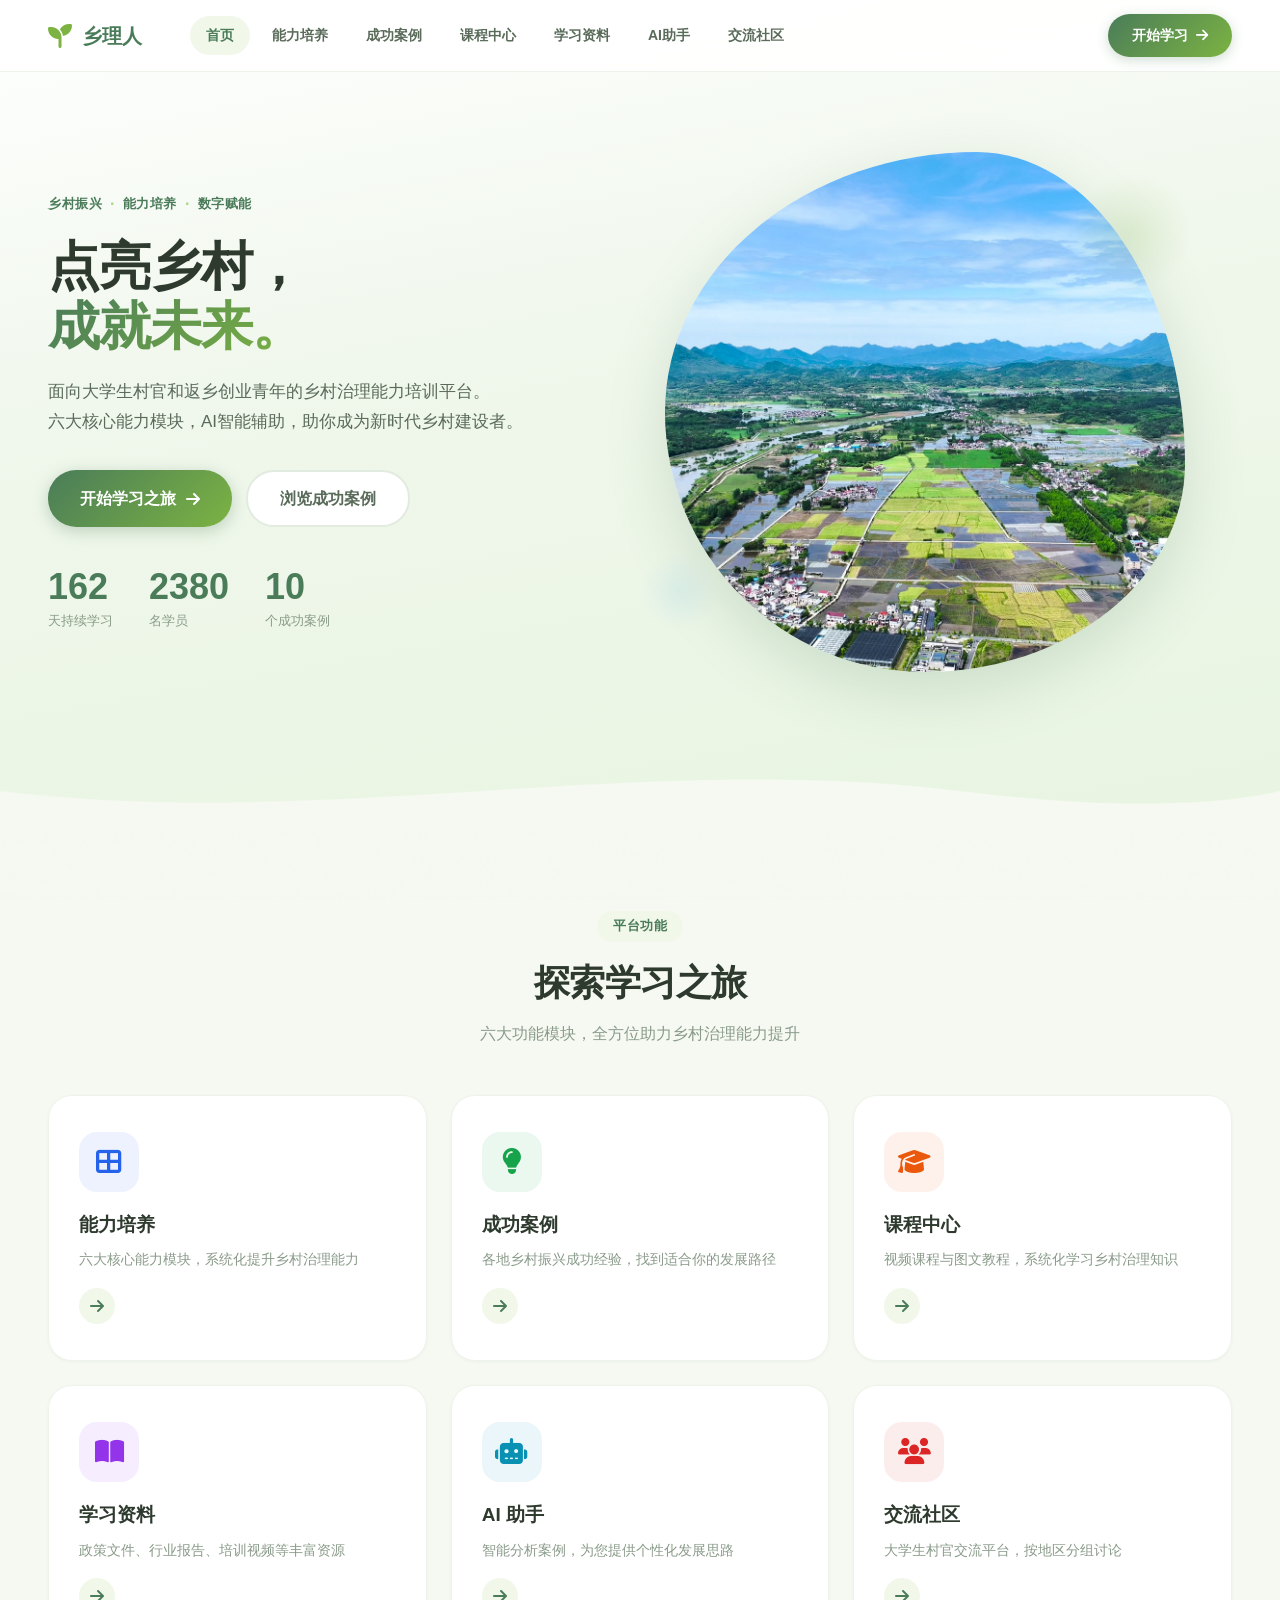
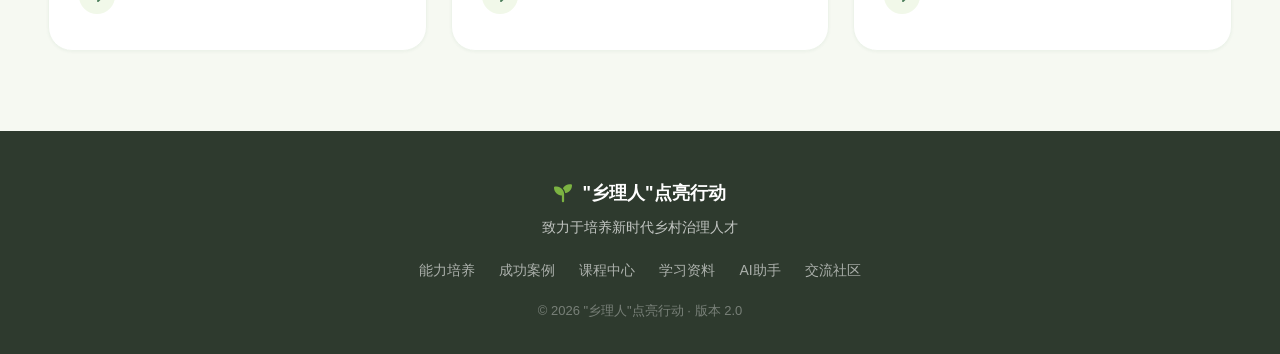
<file: index.html>
<!DOCTYPE html>
<html lang="zh-CN">
<head>
  <meta charset="UTF-8">
  <meta name="viewport" content="width=device-width, initial-scale=1.0">
  <meta name="description" content="乡理人点亮行动 — 面向大学生村官和返乡创业青年的乡村治理能力培训平台">
  <meta name="keywords" content="乡村振兴,大学生村官,返乡创业,乡村治理,能力培训,AI助手">
  <meta name="theme-color" content="#4a7c59">
  <meta property="og:title" content="“乡理人”点亮行动 - 乡村治理能力培训平台">
  <meta property="og:description" content="六大核心能力模块，AI智能辅助，助你成为新时代乡村建设者">
  <meta property="og:type" content="website">
  <link rel="icon" href="data:image/svg+xml,<svg xmlns='http://www.w3.org/2000/svg' viewBox='0 0 100 100'><text y='.9em' font-size='90'>🌱</text></svg>">
  <link rel="preconnect" href="https://cdn.jsdelivr.net" crossorigin>
  <title>"乡理人"点亮行动</title>
  <link rel="stylesheet" href="https://cdn.jsdelivr.net/npm/@fortawesome/fontawesome-free@6.4.0/css/all.min.css">
  <link rel="stylesheet" href="css/main.css">
  <link rel="stylesheet" href="css/responsive.css">
</head>
<body>

  <!-- 无障碍跳转链接 -->
  <a href="#main-content" class="skip-to-content">跳转到主要内容</a>

  <!-- 顶部导航 -->
  <nav class="site-nav" role="navigation" aria-label="主导航">
    <div class="nav-container">
      <a href="index.html" class="nav-brand"><i class="fas fa-seedling" aria-hidden="true"></i><span>乡理人</span></a>
      <div class="nav-links" id="nav-links">
        <a href="index.html" class="nav-link active" aria-current="page">首页</a>
        <a href="modules.html" class="nav-link">能力培养</a>
        <a href="cases.html" class="nav-link">成功案例</a>
        <a href="courses.html" class="nav-link">课程中心</a>
        <a href="resources.html" class="nav-link">学习资料</a>
        <a href="ai.html" class="nav-link">AI助手</a>
        <a href="community.html" class="nav-link">交流社区</a>
      </div>
      <button class="nav-toggle" id="nav-toggle" aria-label="打开导航菜单" aria-expanded="false" aria-controls="nav-links"><i class="fas fa-bars" aria-hidden="true"></i></button>
      <a href="modules.html" class="nav-cta">开始学习 <i class="fas fa-arrow-right" aria-hidden="true"></i></a>
    </div>
  </nav>

  <main id="main-content">

  <!-- Hero 区 -->
  <section class="hero-section">
    <div class="hero-container">
      <div class="hero-text">
        <div class="hero-tags">
          <span>乡村振兴</span><span class="dot">·</span>
          <span>能力培养</span><span class="dot">·</span>
          <span>数字赋能</span>
        </div>
        <h1 class="hero-title">点亮乡村，<br><em>成就未来。</em></h1>
        <p class="hero-desc">面向大学生村官和返乡创业青年的乡村治理能力培训平台。<br>六大核心能力模块，AI智能辅助，助你成为新时代乡村建设者。</p>
        <div class="hero-actions">
          <a href="modules.html" class="btn-hero-primary">开始学习之旅 <i class="fas fa-arrow-right"></i></a>
          <a href="cases.html" class="btn-hero-outline">浏览成功案例</a>
        </div>
        <div class="hero-stats">
          <div class="hero-stat"><span class="hero-stat-num" data-target="162">0</span><span class="hero-stat-label">天持续学习</span></div>
          <div class="hero-stat"><span class="hero-stat-num" data-target="2380">0</span><span class="hero-stat-label">名学员</span></div>
          <div class="hero-stat"><span class="hero-stat-num" data-target="10">0</span><span class="hero-stat-label">个成功案例</span></div>
        </div>
      </div>
      <div class="hero-visual">
        <div class="hero-blob">
          <img src="images/hero-bg.jpg" alt="乡村风光">
        </div>
        <div class="hero-deco hero-deco-1"></div>
        <div class="hero-deco hero-deco-2"></div>
        <div class="hero-deco hero-deco-3"></div>
      </div>
    </div>
    <div class="wave-divider">
      <svg viewBox="0 0 1440 120" preserveAspectRatio="none">
        <path d="M0,60 C360,120 720,0 1080,60 C1260,90 1380,80 1440,60 L1440,120 L0,120 Z" fill="#f6f9f2"/>
      </svg>
    </div>
  </section>

  <!-- 功能导航卡片 -->
  <section class="section">
    <div class="section-container">
      <div class="section-head">
        <div class="section-tag">平台功能</div>
        <h2 class="section-title">探索学习之旅</h2>
        <p class="section-subtitle">六大功能模块，全方位助力乡村治理能力提升</p>
      </div>
      <div class="home-grid">
        <a href="modules.html" class="home-card reveal">
          <div class="home-card-icon" style="background:#2563eb15;color:#2563eb"><i class="fas fa-th-large"></i></div>
          <h3>能力培养</h3>
          <p>六大核心能力模块，系统化提升乡村治理能力</p>
          <span class="home-card-arrow"><i class="fas fa-arrow-right"></i></span>
        </a>
        <a href="cases.html" class="home-card reveal">
          <div class="home-card-icon" style="background:#16a34a15;color:#16a34a"><i class="fas fa-lightbulb"></i></div>
          <h3>成功案例</h3>
          <p>各地乡村振兴成功经验，找到适合你的发展路径</p>
          <span class="home-card-arrow"><i class="fas fa-arrow-right"></i></span>
        </a>
        <a href="courses.html" class="home-card reveal">
          <div class="home-card-icon" style="background:#ea580c15;color:#ea580c"><i class="fas fa-graduation-cap"></i></div>
          <h3>课程中心</h3>
          <p>视频课程与图文教程，系统化学习乡村治理知识</p>
          <span class="home-card-arrow"><i class="fas fa-arrow-right"></i></span>
        </a>
        <a href="resources.html" class="home-card reveal">
          <div class="home-card-icon" style="background:#9333ea15;color:#9333ea"><i class="fas fa-book-open"></i></div>
          <h3>学习资料</h3>
          <p>政策文件、行业报告、培训视频等丰富资源</p>
          <span class="home-card-arrow"><i class="fas fa-arrow-right"></i></span>
        </a>
        <a href="ai.html" class="home-card reveal">
          <div class="home-card-icon" style="background:#0891b215;color:#0891b2"><i class="fas fa-robot"></i></div>
          <h3>AI 助手</h3>
          <p>智能分析案例，为您提供个性化发展思路</p>
          <span class="home-card-arrow"><i class="fas fa-arrow-right"></i></span>
        </a>
        <a href="community.html" class="home-card reveal">
          <div class="home-card-icon" style="background:#dc262615;color:#dc2626"><i class="fas fa-users"></i></div>
          <h3>交流社区</h3>
          <p>大学生村官交流平台，按地区分组讨论</p>
          <span class="home-card-arrow"><i class="fas fa-arrow-right"></i></span>
        </a>
      </div>
    </div>
  </section>

  </main>

  <!-- 页脚 -->
  <footer class="site-footer" role="contentinfo">
    <div class="footer-container">
      <div class="footer-brand"><i class="fas fa-seedling" aria-hidden="true"></i><span>"乡理人"点亮行动</span></div>
      <p class="footer-desc">致力于培养新时代乡村治理人才</p>
      <div class="footer-links">
        <a href="modules.html">能力培养</a>
        <a href="cases.html">成功案例</a>
        <a href="courses.html">课程中心</a>
        <a href="resources.html">学习资料</a>
        <a href="ai.html">AI助手</a>
        <a href="community.html">交流社区</a>
      </div>
      <p class="footer-copy">© 2026 "乡理人"点亮行动 · 版本 2.0</p>
    </div>
  </footer>

  <script>
    document.addEventListener('DOMContentLoaded', () => {
      // 导航栏滚动
      window.addEventListener('scroll', () => {
        document.querySelector('.site-nav').classList.toggle('scrolled', window.scrollY > 20);
      });

      // 汉堡菜单切换
      const navToggle = document.getElementById('nav-toggle');
      const navLinks = document.getElementById('nav-links');
      if (navToggle && navLinks) {
        navToggle.addEventListener('click', () => {
          const isOpen = navLinks.classList.toggle('open');
          navToggle.setAttribute('aria-expanded', isOpen);
          navToggle.querySelector('i').className = isOpen ? 'fas fa-times' : 'fas fa-bars';
        });
        navLinks.querySelectorAll('.nav-link').forEach(link => {
          link.addEventListener('click', () => {
            navLinks.classList.remove('open');
            navToggle.setAttribute('aria-expanded', 'false');
            navToggle.querySelector('i').className = 'fas fa-bars';
          });
        });
      }

      // ESC关闭移动菜单
      document.addEventListener('keydown', e => {
        if (e.key === 'Escape' && navLinks && navLinks.classList.contains('open')) {
          navLinks.classList.remove('open');
          navToggle.setAttribute('aria-expanded', 'false');
          navToggle.querySelector('i').className = 'fas fa-bars';
          navToggle.focus();
        }
      });

      // 数字动画
      const nums = document.querySelectorAll('.hero-stat-num');
      const obs = new IntersectionObserver(entries => {
        entries.forEach(e => {
          if (e.isIntersecting) {
            const el = e.target, target = +el.dataset.target, start = performance.now();
            (function tick(now) {
              const p = Math.min((now - start) / 1500, 1);
              el.textContent = Math.round(target * (1 - Math.pow(1 - p, 3)));
              if (p < 1) requestAnimationFrame(tick);
            })(start);
            obs.unobserve(el);
          }
        });
      }, { threshold: 0.5 });
      nums.forEach(n => obs.observe(n));

      // 滚动揭示
      const revealObs = new IntersectionObserver(entries => {
        entries.forEach(e => { if (e.isIntersecting) e.target.classList.add('visible'); });
      }, { threshold: 0.1 });
      document.querySelectorAll('.reveal').forEach(el => revealObs.observe(el));

      // 图片容错
      document.querySelectorAll('img').forEach(img => {
        img.addEventListener('error', function() {
          this.style.display = 'none';
          if (this.parentElement) this.parentElement.style.background = 'linear-gradient(135deg, var(--moss), var(--leaf))';
        });
      });
    });
  </script>
</body>
</html>
</file>
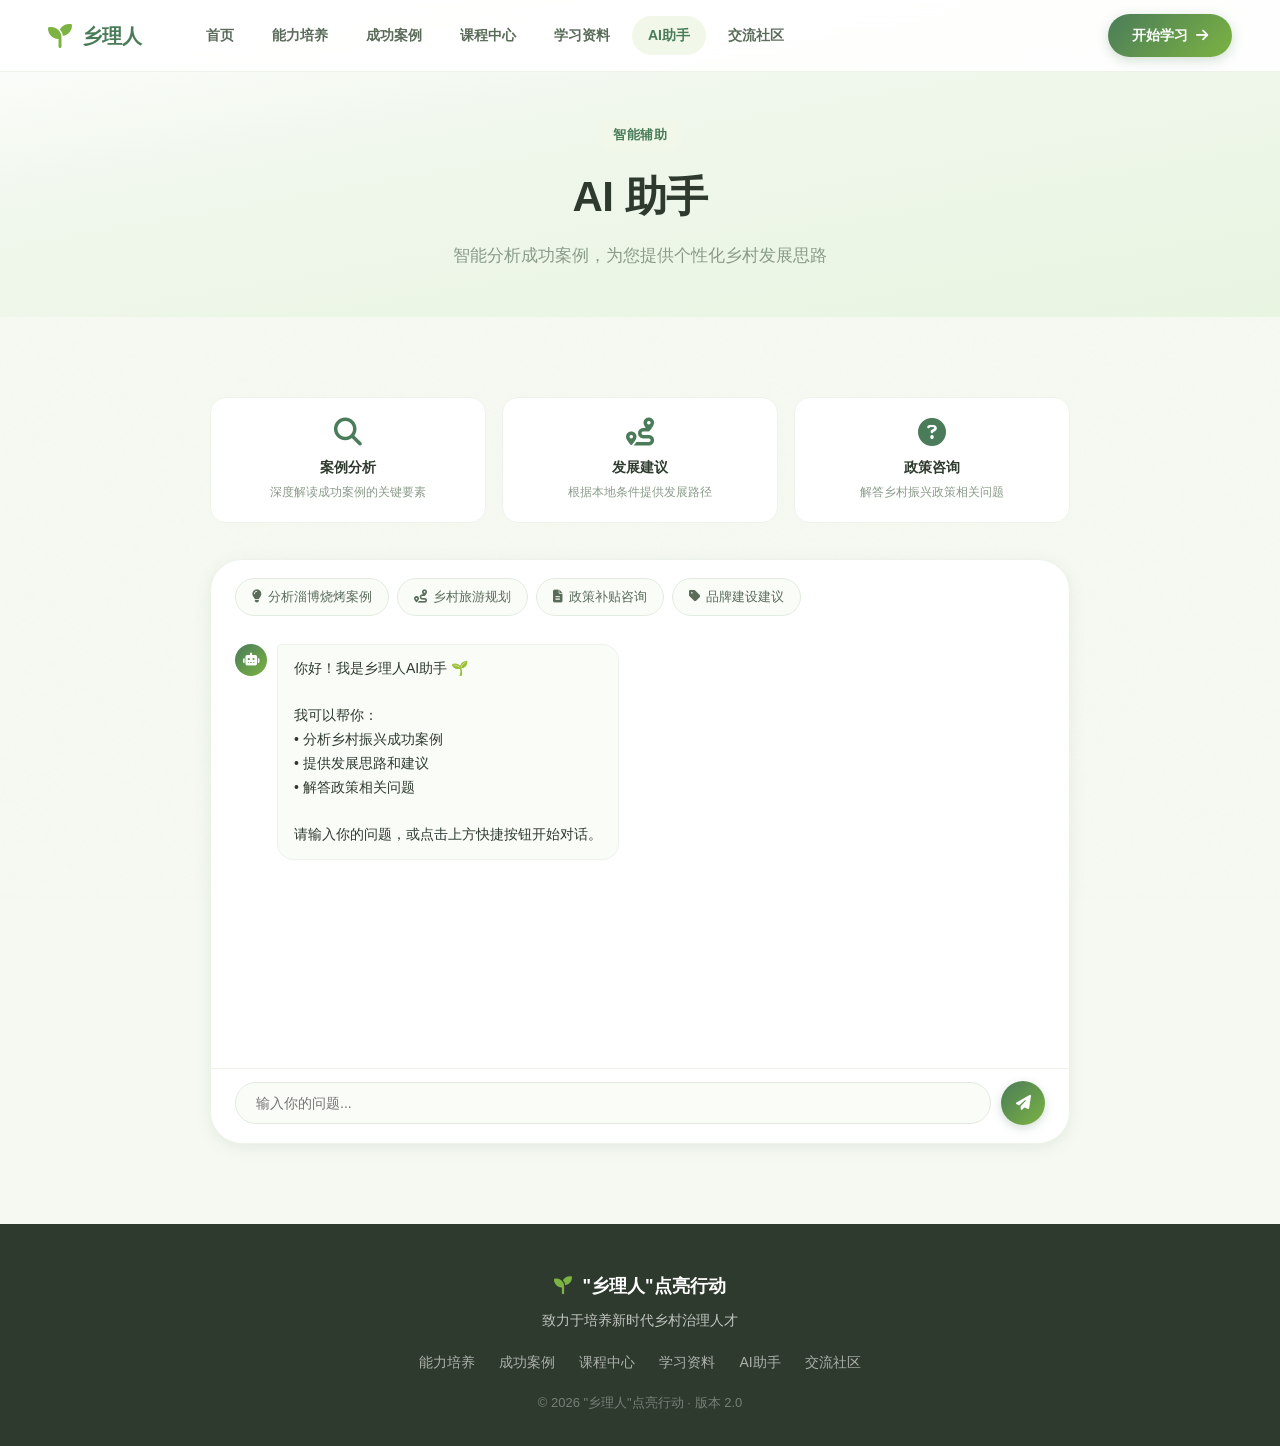
<file: ai.html>
<!DOCTYPE html>
<html lang="zh-CN">
<head>
  <meta charset="UTF-8">
  <meta name="viewport" content="width=device-width, initial-scale=1.0">
  <meta name="description" content="AI助手 - 智能分析成功案例，为您提供个性化乡村发展思路和建议">
  <meta name="keywords" content="AI助手,智能分析,乡村振兴,案例分析,政策咨询">
  <meta name="theme-color" content="#4a7c59">
  <meta property="og:title" content="AI助手 - "乡理人"点亮行动">
  <meta property="og:description" content="智能分析成功案例，为您提供个性化乡村发展思路">
  <meta property="og:type" content="website">
  <title>AI助手 - "乡理人"点亮行动</title>
  <link rel="icon" href="data:image/svg+xml,<svg xmlns='http://www.w3.org/2000/svg' viewBox='0 0 100 100'><text y='.9em' font-size='90'>🌱</text></svg>">
  <link rel="preconnect" href="https://cdn.jsdelivr.net" crossorigin>
  <link rel="stylesheet" href="https://cdn.jsdelivr.net/npm/@fortawesome/fontawesome-free@6.4.0/css/all.min.css">
  <link rel="stylesheet" href="css/main.css">
  <link rel="stylesheet" href="css/responsive.css">
  <style>
    .ai-page-layout { max-width: 860px; margin: 0 auto; }
    .ai-intro { text-align: center; margin-bottom: 32px; }
    .ai-intro p { font-size: 15px; color: var(--text-muted); line-height: 1.8; max-width: 560px; margin: 0 auto; }
    .ai-features { display: grid; grid-template-columns: repeat(3, 1fr); gap: 16px; margin-bottom: 36px; }
    .ai-feat { background: var(--bg-white); border-radius: var(--radius); padding: 20px; border: 1px solid var(--border-light); text-align: center; transition: transform 0.3s var(--ease), box-shadow 0.3s var(--ease); }
    .ai-feat:hover { transform: translateY(-3px); box-shadow: var(--shadow-md); }
    .ai-feat i { font-size: 28px; color: var(--moss); margin-bottom: 10px; display: block; }
    .ai-feat h4 { font-size: 14px; font-weight: 700; margin-bottom: 4px; }
    .ai-feat p { font-size: 12px; color: var(--text-muted); }
    .ai-chat-full { background: var(--bg-white); border-radius: var(--radius-xl); border: 1px solid var(--border-light); box-shadow: var(--shadow-md); overflow: hidden; }
    .ai-chat-full .ai-quick-actions { display: flex; gap: 8px; padding: 18px 24px 12px; overflow-x: auto; scrollbar-width: none; }
    .ai-chat-full .ai-quick-actions::-webkit-scrollbar { display: none; }
    .ai-chat-full .ai-quick-actions button { display: flex; align-items: center; gap: 6px; padding: 9px 16px; border-radius: 20px; border: 1px solid var(--border); background: var(--bg-card); color: var(--text-secondary); font-size: 13px; font-weight: 500; cursor: pointer; white-space: nowrap; transition: var(--transition); }
    .ai-chat-full .ai-quick-actions button:hover { border-color: var(--moss-light); color: var(--moss); background: var(--leaf-bg); }
    .ai-chat-full .chat-messages { height: 440px; overflow-y: auto; display: flex; flex-direction: column; gap: 12px; padding: 16px 24px; scrollbar-width: thin; }
    .ai-chat-full .chat-input-area { padding: 12px 24px 18px; border-top: 1px solid var(--border-light); }
    @media (max-width: 768px) { .ai-features { grid-template-columns: 1fr; } .ai-chat-full .chat-messages { height: 350px; padding: 12px 16px; } .ai-chat-full .ai-quick-actions { padding: 12px 16px 8px; } .ai-chat-full .chat-input-area { padding: 10px 16px 14px; } .chat-msg { max-width: 90%; } }
  </style>
</head>
<body>
  <a href="#main-content" class="skip-to-content">跳转到主要内容</a>

  <nav class="site-nav" role="navigation" aria-label="主导航"><div class="nav-container">
    <a href="index.html" class="nav-brand"><i class="fas fa-seedling" aria-hidden="true"></i><span>乡理人</span></a>
    <div class="nav-links" id="nav-links">
      <a href="index.html" class="nav-link">首页</a><a href="modules.html" class="nav-link">能力培养</a>
      <a href="cases.html" class="nav-link">成功案例</a><a href="courses.html" class="nav-link">课程中心</a>
      <a href="resources.html" class="nav-link">学习资料</a><a href="ai.html" class="nav-link active" aria-current="page">AI助手</a>
      <a href="community.html" class="nav-link">交流社区</a>
    </div>
    <button class="nav-toggle" id="nav-toggle" aria-label="打开导航菜单" aria-expanded="false" aria-controls="nav-links"><i class="fas fa-bars" aria-hidden="true"></i></button>
    <a href="modules.html" class="nav-cta">开始学习 <i class="fas fa-arrow-right" aria-hidden="true"></i></a>
  </div></nav>

  <main id="main-content">
    <section class="page-hero"><div class="section-container">
      <div class="section-tag">智能辅助</div>
      <h1 class="section-title">AI 助手</h1>
      <p class="section-subtitle">智能分析成功案例，为您提供个性化乡村发展思路</p>
    </div></section>

    <section class="section"><div class="section-container">
      <div class="ai-page-layout">
        <div class="ai-features">
          <div class="ai-feat reveal"><i class="fas fa-search" aria-hidden="true"></i><h4>案例分析</h4><p>深度解读成功案例的关键要素</p></div>
          <div class="ai-feat reveal"><i class="fas fa-route" aria-hidden="true"></i><h4>发展建议</h4><p>根据本地条件提供发展路径</p></div>
          <div class="ai-feat reveal"><i class="fas fa-question-circle" aria-hidden="true"></i><h4>政策咨询</h4><p>解答乡村振兴政策相关问题</p></div>
        </div>
        <div class="ai-chat-full" role="region" aria-label="AI对话区域">
          <div class="ai-quick-actions" role="toolbar" aria-label="快捷提问">
            <button onclick="quickAsk('分析淄博烧烤的成功经验')" type="button"><i class="fas fa-lightbulb" aria-hidden="true"></i> 分析淄博烧烤案例</button>
            <button onclick="quickAsk('我们村有茶园资源，如何发展乡村旅游？')" type="button"><i class="fas fa-route" aria-hidden="true"></i> 乡村旅游规划</button>
            <button onclick="quickAsk('如何申请乡村振兴相关补贴？')" type="button"><i class="fas fa-file-alt" aria-hidden="true"></i> 政策补贴咨询</button>
            <button onclick="quickAsk('如何打造农产品品牌？')" type="button"><i class="fas fa-tag" aria-hidden="true"></i> 品牌建设建议</button>
          </div>
          <div class="chat-messages" id="chat-messages" role="log" aria-live="polite" aria-label="对话记录">
            <div class="chat-msg ai">
              <div class="chat-msg-avatar"><i class="fas fa-robot" aria-hidden="true"></i></div>
              <div class="chat-msg-bubble">你好！我是乡理人AI助手 🌱<br><br>我可以帮你：<br>• 分析乡村振兴成功案例<br>• 提供发展思路和建议<br>• 解答政策相关问题<br><br>请输入你的问题，或点击上方快捷按钮开始对话。</div>
            </div>
          </div>
          <div class="chat-input-area">
            <div class="chat-input-wrapper">
              <label for="chat-input" class="sr-only">输入你的问题</label>
              <input type="text" id="chat-input" placeholder="输入你的问题..." onkeydown="if(event.key==='Enter')sendMsg()" autocomplete="off">
              <button class="btn-send" onclick="sendMsg()" aria-label="发送消息" type="button"><i class="fas fa-paper-plane" aria-hidden="true"></i></button>
            </div>
          </div>
        </div>
      </div>
    </div></section>
  </main>

  <footer class="site-footer" role="contentinfo"><div class="footer-container">
    <div class="footer-brand"><i class="fas fa-seedling" aria-hidden="true"></i><span>"乡理人"点亮行动</span></div>
    <p class="footer-desc">致力于培养新时代乡村治理人才</p>
    <div class="footer-links">
      <a href="modules.html">能力培养</a><a href="cases.html">成功案例</a>
      <a href="courses.html">课程中心</a><a href="resources.html">学习资料</a>
      <a href="ai.html">AI助手</a><a href="community.html">交流社区</a>
    </div>
    <p class="footer-copy">© 2026 "乡理人"点亮行动 · 版本 2.0</p>
  </div></footer>

  <script src="js/data.js"></script>
  <script>
    document.addEventListener('DOMContentLoaded', () => {
      window.addEventListener('scroll', () => document.querySelector('.site-nav').classList.toggle('scrolled', window.scrollY > 20));

      // 汉堡菜单
      const navToggle = document.getElementById('nav-toggle');
      const navLinks = document.getElementById('nav-links');
      if (navToggle && navLinks) {
        navToggle.addEventListener('click', () => {
          const isOpen = navLinks.classList.toggle('open');
          navToggle.setAttribute('aria-expanded', isOpen);
          navToggle.querySelector('i').className = isOpen ? 'fas fa-times' : 'fas fa-bars';
        });
        navLinks.querySelectorAll('.nav-link').forEach(link => {
          link.addEventListener('click', () => {
            navLinks.classList.remove('open');
            navToggle.setAttribute('aria-expanded', 'false');
            navToggle.querySelector('i').className = 'fas fa-bars';
          });
        });
      }

      // 滚动揭示
      const obs = new IntersectionObserver(e => e.forEach(x => { if(x.isIntersecting) x.target.classList.add('visible'); }), {threshold:0.08});
      document.querySelectorAll('.reveal').forEach(el => obs.observe(el));
    });

    function quickAsk(q) {
      document.getElementById('chat-input').value = q;
      sendMsg();
    }

    function sendMsg() {
      const input = document.getElementById('chat-input');
      const text = input.value.trim();
      if (!text) return;
      input.value = '';
      addMsg('user', text);
      // 打字指示
      const typing = addMsg('ai', '<div class="typing-indicator"><span></span><span></span><span></span></div>', true);
      setTimeout(() => {
        typing.remove();
        const resp = getAIResponse(text);
        addMsg('ai', resp);
      }, 1200 + Math.random() * 800);
    }

    function addMsg(role, content, isHTML) {
      const box = document.getElementById('chat-messages');
      const div = document.createElement('div');
      div.className = `chat-msg ${role}`;
      const icon = role === 'ai' ? 'fa-robot' : 'fa-user';
      div.innerHTML = `<div class="chat-msg-avatar"><i class="fas ${icon}" aria-hidden="true"></i></div><div class="chat-msg-bubble">${isHTML ? content : escapeHTML(content)}</div>`;
      box.appendChild(div);
      box.scrollTop = box.scrollHeight;
      return div;
    }

    function escapeHTML(s) {
      return s.replace(/&/g,'&amp;').replace(/</g,'&lt;').replace(/>/g,'&gt;').replace(/\n/g,'<br>');
    }

    function getAIResponse(q) {
      // 优先匹配具体关键词（避免被AppData通用词提前截获）
      if (q.includes('淄博') || q.includes('烧烤')) return '淄博烧烤现象的成功要素分析：\n\n1. 产品特色：小饼+蘸料+小葱的独特吃法，高辨识度\n2. 政府支持：开通烧烤专列，规范市场秩序\n3. 城市服务：提升城市整体服务质量和游客体验\n4. 社交传播：短视频平台的裂变式传播效应\n5. 真诚态度：朴实、热情的城市形象深入人心\n\n可借鉴要点：\n- 挖掘本地特色产品和文化\n- 政府和民间形成合力\n- 善用新媒体进行传播\n- 注重游客体验和服务品质';
      if (q.includes('旅游') || q.includes('茶')) return '关于乡村旅游规划建议：\n\n1. 茶园资源是非常好的旅游亮点，可以开发茶文化体验项目\n2. 建议打造"采茶-制茶-品茶"一体化体验路线\n3. 结合当地自然风光，发展民宿和农家乐\n4. 开发茶主题文创产品，增加附加值\n5. 利用短视频平台进行营销推广\n\n建议参考安吉白茶产业的成功经验。';
      if (q.includes('品牌') || q.includes('营销')) return '农产品品牌建设建议：\n\n1. 挖掘产品故事和文化内涵\n2. 设计有辨识度的品牌视觉系统\n3. 利用短视频和直播进行推广\n4. 申请地理标志认证提升品牌价值\n5. 建立质量追溯体系增强消费者信任\n\n可以参考"课程中心"中的品牌建设课程。';
      if (q.includes('政策') || q.includes('补贴')) return '关于乡村振兴政策，以下是一些关键信息：\n\n1. 中央一号文件每年都会发布乡村振兴相关政策\n2. 各地有不同的创业补贴和扶持政策\n3. 建议关注当地农业农村局的官方通知\n4. 可以申请的项目包括：产业发展资金、基础设施建设、人才培训等\n\n更多政策详情请查看"学习资料"板块。';

      // 从AppData获取结构化响应
      const responses = AppData.aiResponses || {};
      const keys = Object.keys(responses);
      for (const k of keys) {
        if (q.includes(k)) {
          const resp = responses[k];
          if (Array.isArray(resp)) {
            return resp[Math.floor(Math.random() * resp.length)];
          }
          return resp;
        }
      }

      // 通用兜底响应
      if (q.includes('案例') || q.includes('分析')) return '根据您的问题，我来分析一下相关案例：\n\n1. 首先需要了解当地的资源禀赋和区位优势\n2. 参考类似地区的成功经验，如产业融合、文旅结合等模式\n3. 制定差异化发展策略，避免同质化竞争\n4. 注重品牌建设和营销推广\n\n建议您查看"成功案例"板块中的相关案例，获取更多灵感。';
      return '感谢您的提问！这是一个很好的问题。\n\n基于我的分析，建议您：\n1. 深入了解当地资源和市场需求\n2. 参考平台上的成功案例寻找灵感\n3. 结合实际情况制定可行方案\n4. 善用政策支持和各类资源\n\n如需更详细的分析，请提供更多具体信息，我会为您提供更有针对性的建议。';
    }

    // ESC关闭移动菜单
    document.addEventListener('keydown', e => {
      if (e.key === 'Escape') {
        const navLinks = document.getElementById('nav-links');
        const navToggle = document.getElementById('nav-toggle');
        if (navLinks && navLinks.classList.contains('open')) {
          navLinks.classList.remove('open');
          navToggle.setAttribute('aria-expanded', 'false');
          navToggle.querySelector('i').className = 'fas fa-bars';
          navToggle.focus();
        }
      }
    });
  </script>

  <!-- 屏幕阅读器辅助样式 -->
  <style>.sr-only { position: absolute; width: 1px; height: 1px; padding: 0; margin: -1px; overflow: hidden; clip: rect(0,0,0,0); white-space: nowrap; border: 0; }</style>
</body>
</html>
</file>
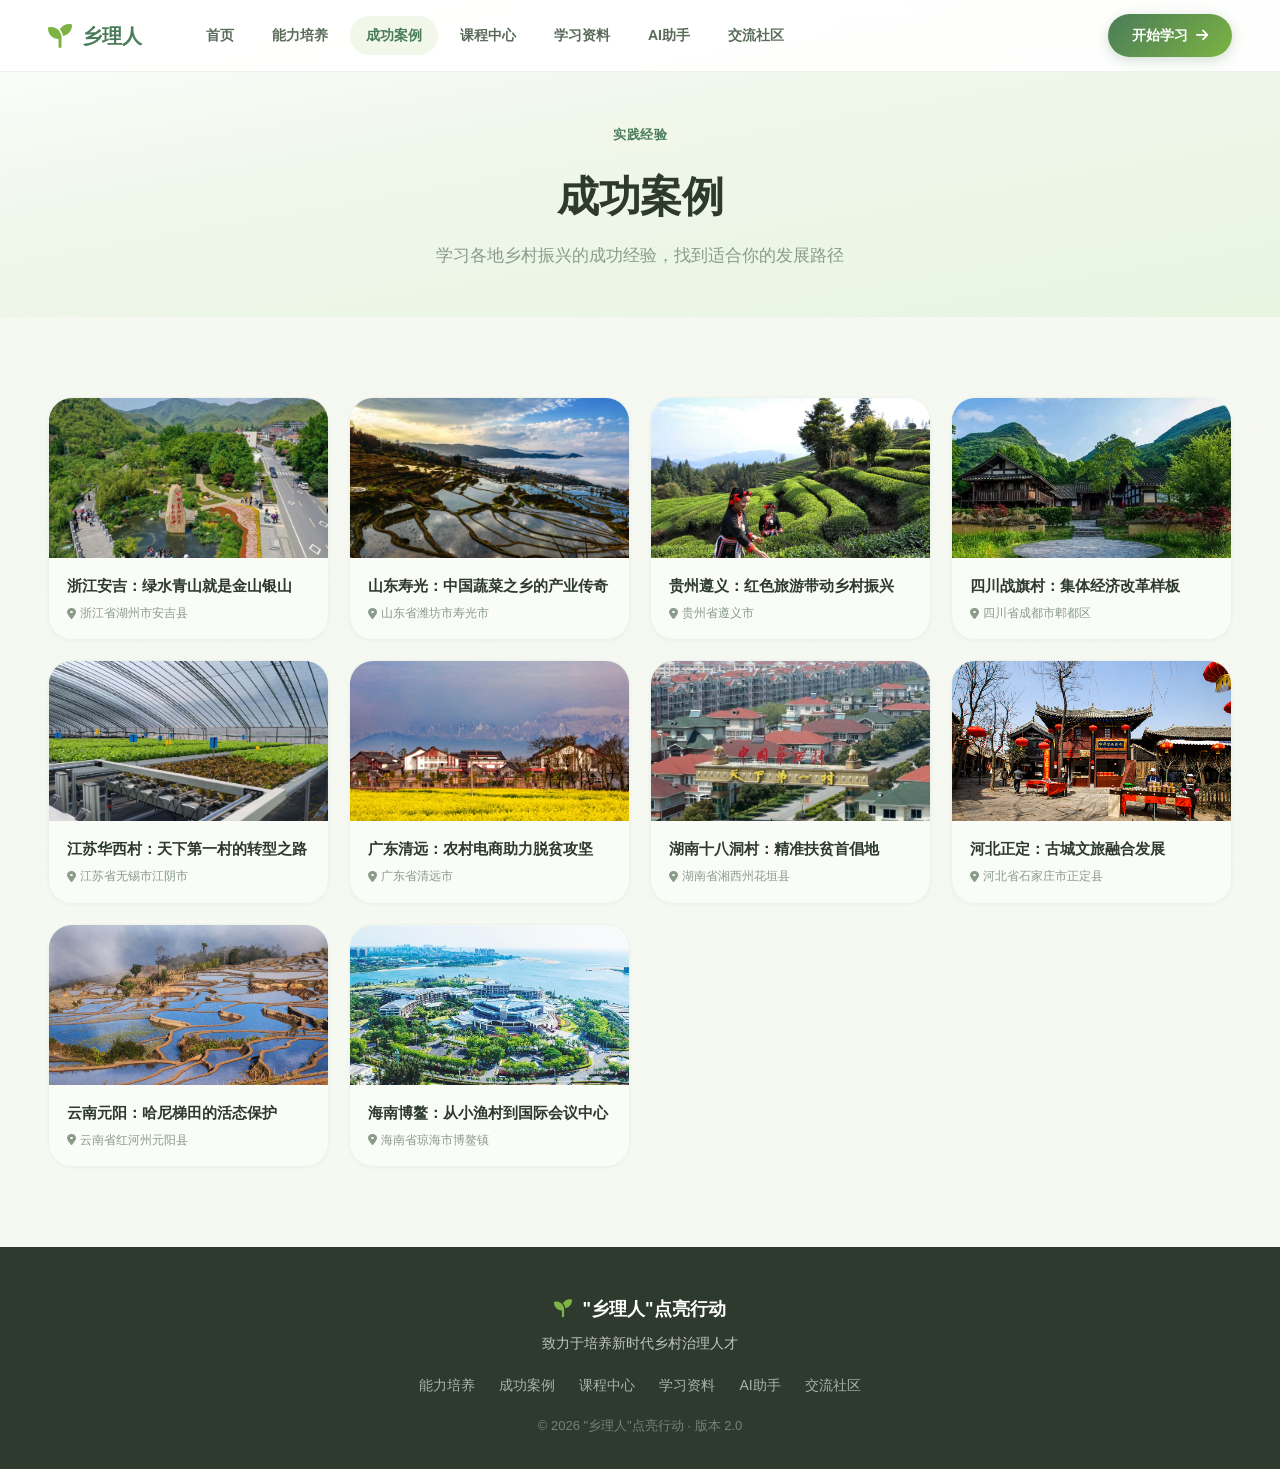
<file: cases.html>
<!DOCTYPE html>
<html lang="zh-CN">
<head>
  <meta charset="UTF-8">
  <meta name="viewport" content="width=device-width, initial-scale=1.0">
  <meta name="description" content="成功案例 - 学习各地乡村振兴的成功经验，找到适合你的发展路径">
  <meta name="keywords" content="乡村振兴案例,成功经验,安吉两山,寿光蔬菜,精准扶贫">
  <meta name="theme-color" content="#4a7c59">
  <meta property="og:title" content="成功案例 - "乡理人"点亮行动">
  <meta property="og:description" content="各地乡村振兴成功经验，找到适合你的发展路径">
  <meta property="og:type" content="website">
  <title>成功案例 - "乡理人"点亮行动</title>
  <link rel="icon" href="data:image/svg+xml,<svg xmlns='http://www.w3.org/2000/svg' viewBox='0 0 100 100'><text y='.9em' font-size='90'>🌱</text></svg>">
  <link rel="preconnect" href="https://cdn.jsdelivr.net" crossorigin>
  <link rel="stylesheet" href="https://cdn.jsdelivr.net/npm/@fortawesome/fontawesome-free@6.4.0/css/all.min.css">
  <link rel="stylesheet" href="css/main.css">
  <link rel="stylesheet" href="css/responsive.css">
</head>
<body>
  <a href="#main-content" class="skip-to-content">跳转到主要内容</a>

  <nav class="site-nav" role="navigation" aria-label="主导航">
    <div class="nav-container">
      <a href="index.html" class="nav-brand"><i class="fas fa-seedling" aria-hidden="true"></i><span>乡理人</span></a>
      <div class="nav-links" id="nav-links">
        <a href="index.html" class="nav-link">首页</a>
        <a href="modules.html" class="nav-link">能力培养</a>
        <a href="cases.html" class="nav-link active" aria-current="page">成功案例</a>
        <a href="courses.html" class="nav-link">课程中心</a>
        <a href="resources.html" class="nav-link">学习资料</a>
        <a href="ai.html" class="nav-link">AI助手</a>
        <a href="community.html" class="nav-link">交流社区</a>
      </div>
      <button class="nav-toggle" id="nav-toggle" aria-label="打开导航菜单" aria-expanded="false" aria-controls="nav-links"><i class="fas fa-bars" aria-hidden="true"></i></button>
      <a href="modules.html" class="nav-cta">开始学习 <i class="fas fa-arrow-right" aria-hidden="true"></i></a>
    </div>
  </nav>

  <main id="main-content">
    <section class="page-hero">
      <div class="section-container">
        <div class="section-tag">实践经验</div>
        <h1 class="section-title">成功案例</h1>
        <p class="section-subtitle">学习各地乡村振兴的成功经验，找到适合你的发展路径</p>
      </div>
    </section>

    <section class="section">
      <div class="section-container">
        <div class="cases-grid" id="cases-grid" role="list"></div>
      </div>
    </section>
  </main>

  <footer class="site-footer" role="contentinfo">
    <div class="footer-container">
      <div class="footer-brand"><i class="fas fa-seedling" aria-hidden="true"></i><span>"乡理人"点亮行动</span></div>
      <p class="footer-desc">致力于培养新时代乡村治理人才</p>
      <div class="footer-links">
        <a href="modules.html">能力培养</a><a href="cases.html">成功案例</a>
        <a href="courses.html">课程中心</a><a href="resources.html">学习资料</a>
        <a href="ai.html">AI助手</a><a href="community.html">交流社区</a>
      </div>
      <p class="footer-copy">© 2026 "乡理人"点亮行动 · 版本 2.0</p>
    </div>
  </footer>

  <!-- 模态框 -->
  <div class="modal-overlay hidden" id="modal-overlay" role="presentation"></div>
  <div class="modal-panel hidden" id="modal-panel" role="dialog" aria-modal="true" aria-labelledby="modal-title">
    <div class="modal-header">
      <h3 id="modal-title">标题</h3>
      <button onclick="closeModal()" class="btn-close-modal" aria-label="关闭"><i class="fas fa-times" aria-hidden="true"></i></button>
    </div>
    <div class="modal-body" id="modal-body"></div>
  </div>
  <div class="toast-container" id="toast-container" aria-live="polite"></div>

  <script src="js/data.js"></script>
  <script>
    document.addEventListener('DOMContentLoaded', () => {
      window.addEventListener('scroll', () => {
        document.querySelector('.site-nav').classList.toggle('scrolled', window.scrollY > 20);
      });

      // 汉堡菜单
      const navToggle = document.getElementById('nav-toggle');
      const navLinks = document.getElementById('nav-links');
      if (navToggle && navLinks) {
        navToggle.addEventListener('click', () => {
          const isOpen = navLinks.classList.toggle('open');
          navToggle.setAttribute('aria-expanded', isOpen);
          navToggle.querySelector('i').className = isOpen ? 'fas fa-times' : 'fas fa-bars';
        });
        navLinks.querySelectorAll('.nav-link').forEach(link => {
          link.addEventListener('click', () => {
            navLinks.classList.remove('open');
            navToggle.setAttribute('aria-expanded', 'false');
            navToggle.querySelector('i').className = 'fas fa-bars';
          });
        });
      }

      renderCases();
      initReveal();
    });

    function initReveal() {
      const obs = new IntersectionObserver(entries => {
        entries.forEach(e => { if (e.isIntersecting) e.target.classList.add('visible'); });
      }, { threshold: 0.08 });
      document.querySelectorAll('.reveal').forEach(el => obs.observe(el));
    }

    function renderCases() {
      const grid = document.getElementById('cases-grid');
      grid.innerHTML = AppData.cases.map((c, i) => `
        <div class="case-card reveal" role="listitem" tabindex="0" onclick="openCaseDetail(${i})" onkeydown="if(event.key==='Enter')openCaseDetail(${i})" style="animation-delay:${i * 0.06}s">
          <div style="overflow:hidden">
            ${c.image
              ? `<img class="case-card-img" src="${c.image}" alt="${c.title}" loading="lazy" onerror="this.style.display='none';this.nextElementSibling.style.display='flex'">`
              : ''
            }
            <div class="case-card-img" style="background:${c.gradient};${c.image ? 'display:none;' : 'display:flex;'}align-items:center;justify-content:center;font-size:32px;color:#fff">${c.icon || '🌾'}</div>
          </div>
          <div class="case-card-body">
            <div class="case-card-title">${c.title}</div>
            <div class="case-card-meta"><i class="fas fa-map-marker-alt" aria-hidden="true"></i> ${c.location || c.category}</div>
          </div>
        </div>
      `).join('');
      setTimeout(initReveal, 50);
    }

    function openCaseDetail(index) {
      const c = AppData.cases[index];
      if (!c) return;
      const coverHTML = c.image
        ? `<img class="detail-cover" src="${c.image}" alt="${c.title}" onerror="this.style.display='none';this.nextElementSibling.style.display='flex'"><div class="detail-cover" style="background:${c.gradient};display:none;align-items:center;justify-content:center;font-size:48px;color:#fff;border-radius:24px">${c.icon || '🌾'}</div>`
        : `<div class="detail-cover" style="background:${c.gradient};display:flex;align-items:center;justify-content:center;font-size:48px;color:#fff;border-radius:24px">${c.icon || '🌾'}</div>`;

      openModal(c.title, `
        ${coverHTML}
        <div class="detail-meta">
          <span><i class="fas fa-map-marker-alt" aria-hidden="true"></i> ${c.location || '未知地区'}</span>
          <span><i class="fas fa-tag" aria-hidden="true"></i> ${c.category || '乡村振兴'}</span>
        </div>
        <div class="detail-actions">
          <a href="ai.html" class="btn-primary"><i class="fas fa-robot" aria-hidden="true"></i> AI分析此案例</a>
          <button class="btn-outline" onclick="showToast('已收藏')"><i class="fas fa-bookmark" aria-hidden="true"></i> 收藏</button>
        </div>
        <div class="detail-section">
          <h3>案例简介</h3>
          <p>${c.summary || c.description || '暂无详细介绍'}</p>
        </div>
        ${c.keyPoints ? `<div class="detail-section"><h3>关键标签</h3><ul>${c.keyPoints.map(p => `<li>${p}</li>`).join('')}</ul></div>` : ''}
      `);
    }

    function openModal(title, bodyHTML) {
      document.getElementById('modal-title').textContent = title;
      document.getElementById('modal-body').innerHTML = bodyHTML;
      document.getElementById('modal-overlay').classList.remove('hidden');
      document.getElementById('modal-panel').classList.remove('hidden');
      document.body.style.overflow = 'hidden';
      document.querySelector('.btn-close-modal').focus();
    }

    function closeModal() {
      document.getElementById('modal-overlay').classList.add('hidden');
      document.getElementById('modal-panel').classList.add('hidden');
      document.body.style.overflow = '';
    }

    document.getElementById('modal-overlay').addEventListener('click', closeModal);

    function showToast(msg) {
      const c = document.getElementById('toast-container');
      const t = document.createElement('div');
      t.className = 'toast';
      t.textContent = msg;
      c.appendChild(t);
      setTimeout(() => t.remove(), 3000);
    }

    // ESC关闭
    document.addEventListener('keydown', e => {
      if (e.key === 'Escape') {
        const panel = document.getElementById('modal-panel');
        if (panel && !panel.classList.contains('hidden')) { closeModal(); return; }
        const navLinks = document.getElementById('nav-links');
        const navToggle = document.getElementById('nav-toggle');
        if (navLinks && navLinks.classList.contains('open')) {
          navLinks.classList.remove('open');
          navToggle.setAttribute('aria-expanded', 'false');
          navToggle.querySelector('i').className = 'fas fa-bars';
          navToggle.focus();
        }
      }
    });
  </script>
</body>
</html>
</file>
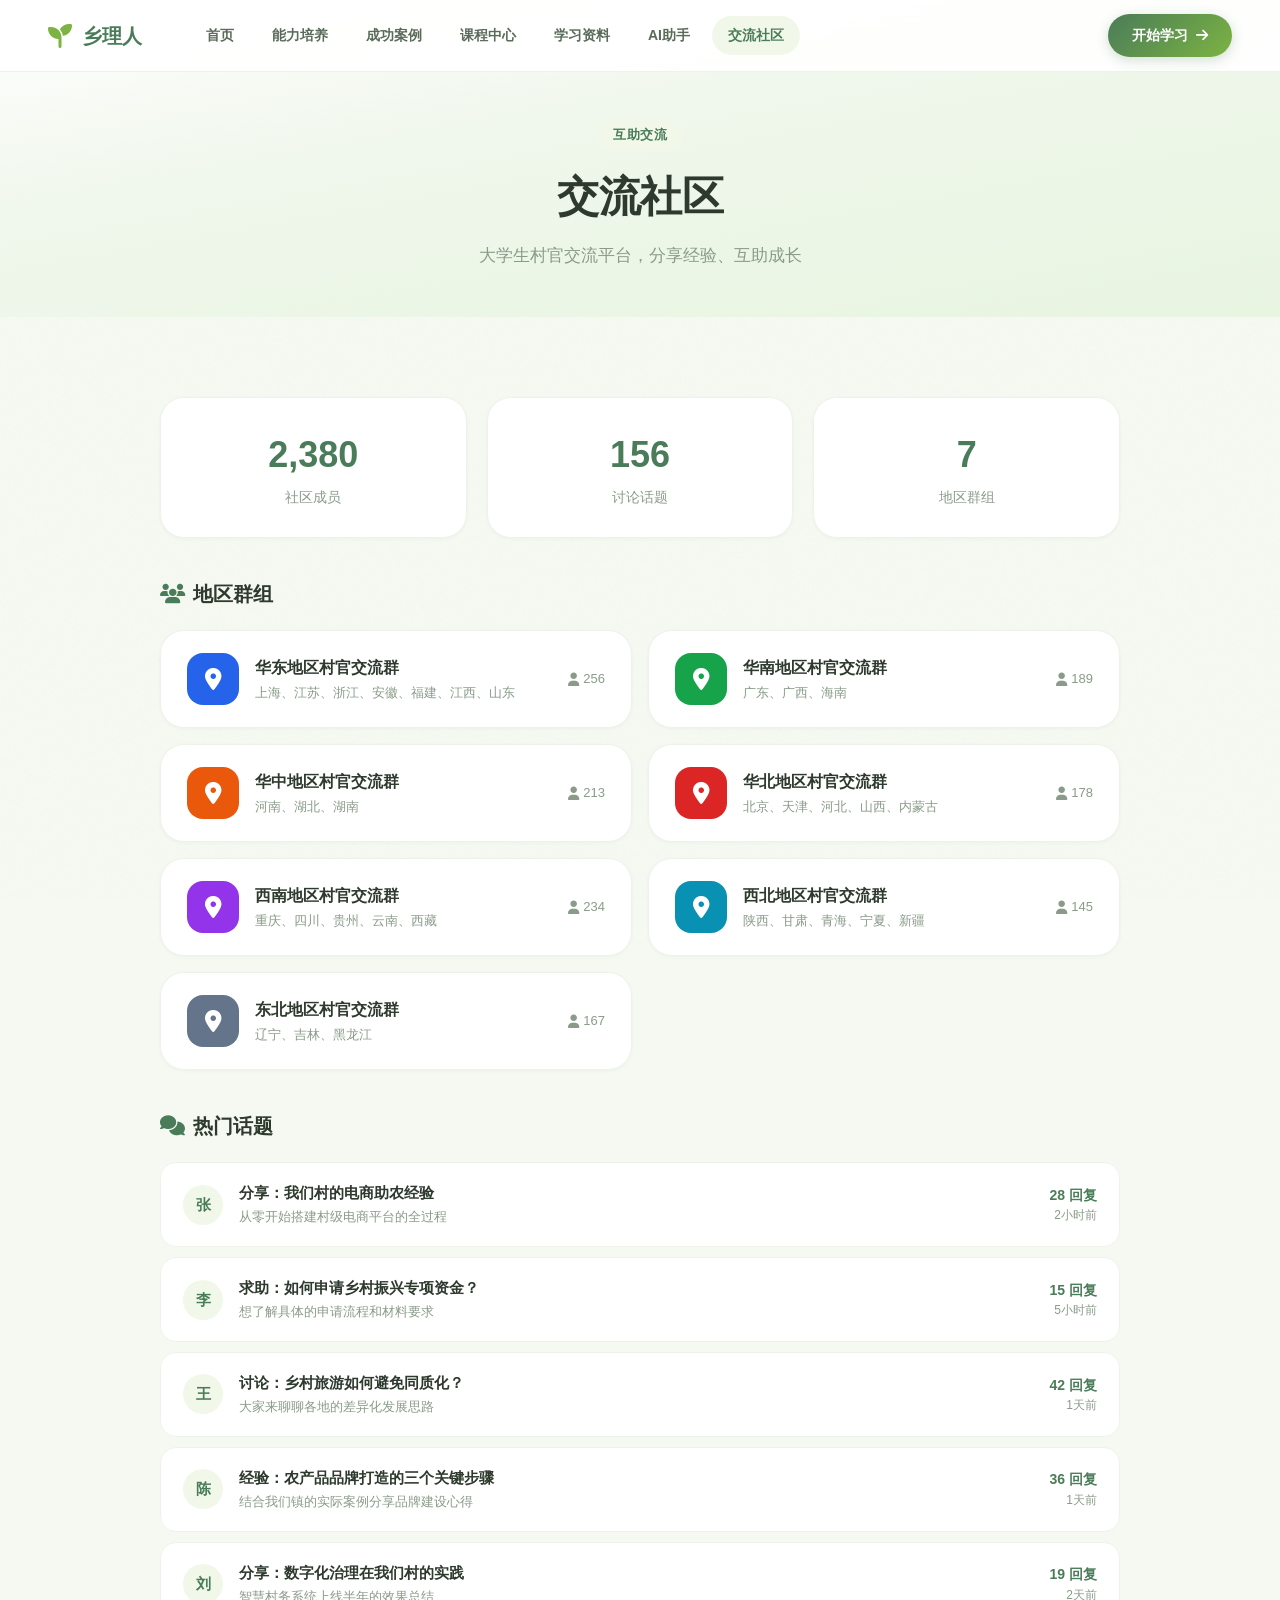
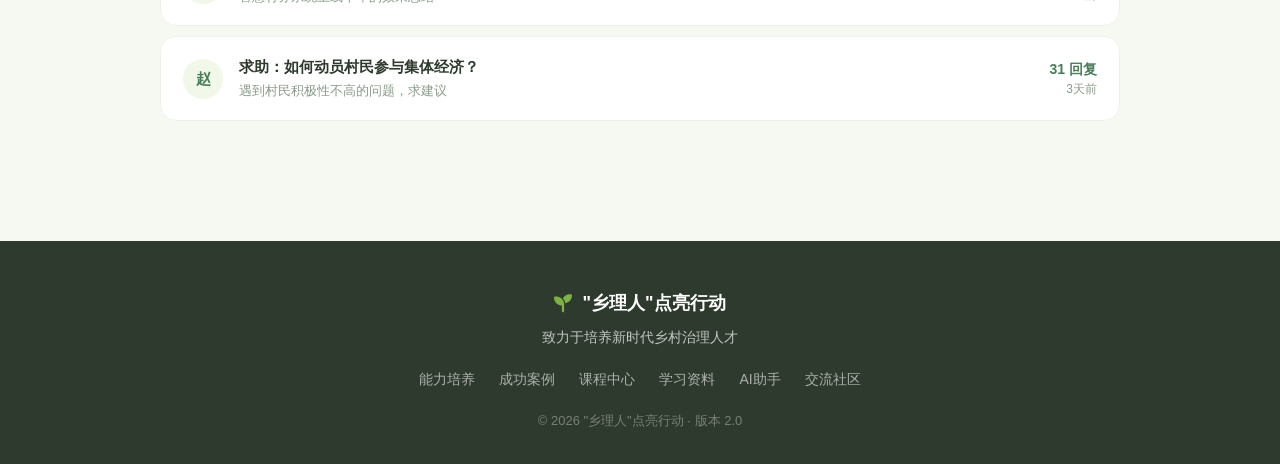
<file: community.html>
<!DOCTYPE html>
<html lang="zh-CN">
<head>
  <meta charset="UTF-8">
  <meta name="viewport" content="width=device-width, initial-scale=1.0">
  <meta name="description" content="交流社区 - 大学生村官交流平台，分享经验、互助成长，按地区分组讨论">
  <meta name="keywords" content="村官交流,乡村振兴社区,经验分享,地区群组">
  <meta name="theme-color" content="#4a7c59">
  <meta property="og:title" content="交流社区 - "乡理人"点亮行动">
  <meta property="og:description" content="大学生村官交流平台，分享经验、互助成长">
  <meta property="og:type" content="website">
  <title>交流社区 - "乡理人"点亮行动</title>
  <link rel="icon" href="data:image/svg+xml,<svg xmlns='http://www.w3.org/2000/svg' viewBox='0 0 100 100'><text y='.9em' font-size='90'>🌱</text></svg>">
  <link rel="preconnect" href="https://cdn.jsdelivr.net" crossorigin>
  <link rel="stylesheet" href="https://cdn.jsdelivr.net/npm/@fortawesome/fontawesome-free@6.4.0/css/all.min.css">
  <link rel="stylesheet" href="css/main.css">
  <link rel="stylesheet" href="css/responsive.css">
  <style>
    .comm-layout { max-width: 960px; margin: 0 auto; }
    .comm-stats { display: grid; grid-template-columns: repeat(3, 1fr); gap: 20px; margin-bottom: 40px; }
    .comm-stat { background: var(--bg-white); border-radius: var(--radius-lg); padding: 28px; text-align: center; border: 1px solid var(--border-light); box-shadow: var(--shadow-sm); }
    .comm-stat-num { font-size: 36px; font-weight: 900; color: var(--moss); display: block; }
    .comm-stat-label { font-size: 14px; color: var(--text-muted); margin-top: 4px; }
    .comm-groups-title { font-size: 20px; font-weight: 800; margin-bottom: 20px; }
    .comm-grid { display: grid; grid-template-columns: repeat(2, 1fr); gap: 16px; margin-bottom: 40px; }
    .comm-group { display: flex; align-items: center; gap: 16px; background: var(--bg-white); border-radius: var(--radius-lg); padding: 22px 26px; border: 1px solid var(--border-light); box-shadow: var(--shadow-sm); cursor: pointer; transition: transform 0.3s var(--ease), box-shadow 0.3s var(--ease); }
    .comm-group:hover { transform: translateY(-3px); box-shadow: var(--shadow-lg); border-color: var(--leaf-light); }
    .comm-group:focus-visible { outline: 2px solid var(--moss); outline-offset: 2px; }
    .comm-group-avatar { width: 52px; height: 52px; border-radius: 16px; display: flex; align-items: center; justify-content: center; font-size: 22px; color: #fff; flex-shrink: 0; }
    .comm-group-info { flex: 1; }
    .comm-group-info h3 { font-size: 16px; font-weight: 700; margin-bottom: 3px; }
    .comm-group-info p { font-size: 13px; color: var(--text-muted); }
    .comm-group-badge { font-size: 13px; color: var(--text-muted); display: flex; align-items: center; gap: 4px; flex-shrink: 0; }
    .comm-topics { margin-bottom: 40px; }
    .comm-topic { display: flex; align-items: center; gap: 16px; padding: 18px 22px; background: var(--bg-white); border-radius: var(--radius); border: 1px solid var(--border-light); margin-bottom: 10px; cursor: pointer; transition: var(--transition); }
    .comm-topic:hover { background: var(--leaf-bg); border-color: var(--leaf-light); }
    .comm-topic:focus-visible { outline: 2px solid var(--moss); outline-offset: 2px; }
    .comm-topic-avatar { width: 40px; height: 40px; border-radius: 50%; background: var(--leaf-bg); color: var(--moss); display: flex; align-items: center; justify-content: center; font-weight: 700; font-size: 15px; flex-shrink: 0; }
    .comm-topic-info { flex: 1; }
    .comm-topic-info h4 { font-size: 15px; font-weight: 700; margin-bottom: 2px; }
    .comm-topic-info p { font-size: 13px; color: var(--text-muted); }
    .comm-topic-meta { text-align: right; flex-shrink: 0; }
    .comm-topic-meta .replies { font-size: 14px; font-weight: 700; color: var(--moss); }
    .comm-topic-meta .time { font-size: 12px; color: var(--text-muted); }
    @media (max-width: 768px) { .comm-stats { grid-template-columns: repeat(2, 1fr); } .comm-grid { grid-template-columns: 1fr; } .comm-topic { flex-direction: column; align-items: flex-start; gap: 8px; } .comm-topic-meta { text-align: left; display: flex; gap: 12px; } }
    @media (max-width: 480px) { .comm-stats { grid-template-columns: 1fr; } }
  </style>
</head>
<body>
  <a href="#main-content" class="skip-to-content">跳转到主要内容</a>

  <nav class="site-nav" role="navigation" aria-label="主导航"><div class="nav-container">
    <a href="index.html" class="nav-brand"><i class="fas fa-seedling" aria-hidden="true"></i><span>乡理人</span></a>
    <div class="nav-links" id="nav-links">
      <a href="index.html" class="nav-link">首页</a><a href="modules.html" class="nav-link">能力培养</a>
      <a href="cases.html" class="nav-link">成功案例</a><a href="courses.html" class="nav-link">课程中心</a>
      <a href="resources.html" class="nav-link">学习资料</a><a href="ai.html" class="nav-link">AI助手</a>
      <a href="community.html" class="nav-link active" aria-current="page">交流社区</a>
    </div>
    <button class="nav-toggle" id="nav-toggle" aria-label="打开导航菜单" aria-expanded="false" aria-controls="nav-links"><i class="fas fa-bars" aria-hidden="true"></i></button>
    <a href="modules.html" class="nav-cta">开始学习 <i class="fas fa-arrow-right" aria-hidden="true"></i></a>
  </div></nav>

  <main id="main-content">
    <section class="page-hero"><div class="section-container">
      <div class="section-tag">互助交流</div>
      <h1 class="section-title">交流社区</h1>
      <p class="section-subtitle">大学生村官交流平台，分享经验、互助成长</p>
    </div></section>

    <section class="section"><div class="section-container">
      <div class="comm-layout">
        <div class="comm-stats">
          <div class="comm-stat reveal"><span class="comm-stat-num">2,380</span><span class="comm-stat-label">社区成员</span></div>
          <div class="comm-stat reveal"><span class="comm-stat-num">156</span><span class="comm-stat-label">讨论话题</span></div>
          <div class="comm-stat reveal"><span class="comm-stat-num" id="groups-count">7</span><span class="comm-stat-label">地区群组</span></div>
        </div>

        <h2 class="comm-groups-title"><i class="fas fa-users" style="color:var(--moss);margin-right:8px" aria-hidden="true"></i>地区群组</h2>
        <div class="comm-grid" id="comm-grid" role="list"></div>

        <h2 class="comm-groups-title"><i class="fas fa-comments" style="color:var(--moss);margin-right:8px" aria-hidden="true"></i>热门话题</h2>
        <div class="comm-topics" id="comm-topics" role="list"></div>
      </div>
    </div></section>
  </main>

  <footer class="site-footer" role="contentinfo"><div class="footer-container">
    <div class="footer-brand"><i class="fas fa-seedling" aria-hidden="true"></i><span>"乡理人"点亮行动</span></div>
    <p class="footer-desc">致力于培养新时代乡村治理人才</p>
    <div class="footer-links">
      <a href="modules.html">能力培养</a><a href="cases.html">成功案例</a>
      <a href="courses.html">课程中心</a><a href="resources.html">学习资料</a>
      <a href="ai.html">AI助手</a><a href="community.html">交流社区</a>
    </div>
    <p class="footer-copy">© 2026 "乡理人"点亮行动 · 版本 2.0</p>
  </div></footer>

  <div class="toast-container" id="toast-container" aria-live="polite"></div>

  <script src="js/data.js"></script>
  <script>
    document.addEventListener('DOMContentLoaded', () => {
      window.addEventListener('scroll', () => document.querySelector('.site-nav').classList.toggle('scrolled', window.scrollY > 20));

      // 汉堡菜单
      const navToggle = document.getElementById('nav-toggle');
      const navLinks = document.getElementById('nav-links');
      if (navToggle && navLinks) {
        navToggle.addEventListener('click', () => {
          const isOpen = navLinks.classList.toggle('open');
          navToggle.setAttribute('aria-expanded', isOpen);
          navToggle.querySelector('i').className = isOpen ? 'fas fa-times' : 'fas fa-bars';
        });
        navLinks.querySelectorAll('.nav-link').forEach(link => {
          link.addEventListener('click', () => {
            navLinks.classList.remove('open');
            navToggle.setAttribute('aria-expanded', 'false');
            navToggle.querySelector('i').className = 'fas fa-bars';
          });
        });
      }

      renderGroups();
      renderTopics();
      const obs = new IntersectionObserver(e => e.forEach(x => { if(x.isIntersecting) x.target.classList.add('visible'); }), {threshold:0.08});
      document.querySelectorAll('.reveal').forEach(el => obs.observe(el));
    });

    function renderGroups() {
      const grid = document.getElementById('comm-grid');
      const groups = AppData.community || [];
      document.getElementById('groups-count').textContent = groups.length;
      grid.innerHTML = groups.map((g, i) => `
        <div class="comm-group reveal" role="listitem" tabindex="0" onclick="showToast('进入群组: ${escapeAttr(g.name)}')" onkeydown="if(event.key==='Enter')showToast('进入群组: ${escapeAttr(g.name)}')" style="animation-delay:${i*0.06}s">
          <div class="comm-group-avatar" style="background:${g.color}">${g.icon}</div>
          <div class="comm-group-info"><h3>${g.name}</h3><p>${g.desc}</p></div>
          <div class="comm-group-badge"><i class="fas fa-user" aria-hidden="true"></i> ${g.members}</div>
        </div>
      `).join('');
    }

    function renderTopics() {
      const topics = [
        { user: '张', title: '分享：我们村的电商助农经验', desc: '从零开始搭建村级电商平台的全过程', replies: 28, time: '2小时前' },
        { user: '李', title: '求助：如何申请乡村振兴专项资金？', desc: '想了解具体的申请流程和材料要求', replies: 15, time: '5小时前' },
        { user: '王', title: '讨论：乡村旅游如何避免同质化？', desc: '大家来聊聊各地的差异化发展思路', replies: 42, time: '1天前' },
        { user: '陈', title: '经验：农产品品牌打造的三个关键步骤', desc: '结合我们镇的实际案例分享品牌建设心得', replies: 36, time: '1天前' },
        { user: '刘', title: '分享：数字化治理在我们村的实践', desc: '智慧村务系统上线半年的效果总结', replies: 19, time: '2天前' },
        { user: '赵', title: '求助：如何动员村民参与集体经济？', desc: '遇到村民积极性不高的问题，求建议', replies: 31, time: '3天前' },
      ];
      const box = document.getElementById('comm-topics');
      box.innerHTML = topics.map((t, i) => `
        <div class="comm-topic reveal" role="listitem" tabindex="0" onclick="showToast('查看话题: ${escapeAttr(t.title)}')" onkeydown="if(event.key==='Enter')showToast('查看话题: ${escapeAttr(t.title)}')" style="animation-delay:${i*0.05}s">
          <div class="comm-topic-avatar">${t.user}</div>
          <div class="comm-topic-info"><h4>${t.title}</h4><p>${t.desc}</p></div>
          <div class="comm-topic-meta"><div class="replies">${t.replies} 回复</div><div class="time">${t.time}</div></div>
        </div>
      `).join('');
      setTimeout(() => {
        const obs = new IntersectionObserver(e => e.forEach(x => { if(x.isIntersecting) x.target.classList.add('visible'); }), {threshold:0.08});
        document.querySelectorAll('.reveal').forEach(el => obs.observe(el));
      }, 50);
    }

    // 防XSS：转义HTML属性值中的特殊字符
    function escapeAttr(s) {
      return String(s).replace(/&/g,'&amp;').replace(/'/g,'&#39;').replace(/"/g,'&quot;').replace(/</g,'&lt;').replace(/>/g,'&gt;');
    }

    function showToast(msg) {
      const t = document.createElement('div'); t.className='toast'; t.textContent=msg;
      document.getElementById('toast-container').appendChild(t);
      setTimeout(()=>t.remove(),3000);
    }

    // ESC关闭
    document.addEventListener('keydown', e => {
      if (e.key === 'Escape') {
        const navLinks = document.getElementById('nav-links');
        const navToggle = document.getElementById('nav-toggle');
        if (navLinks && navLinks.classList.contains('open')) {
          navLinks.classList.remove('open');
          navToggle.setAttribute('aria-expanded', 'false');
          navToggle.querySelector('i').className = 'fas fa-bars';
          navToggle.focus();
        }
      }
    });
  </script>
</body>
</html>
</file>
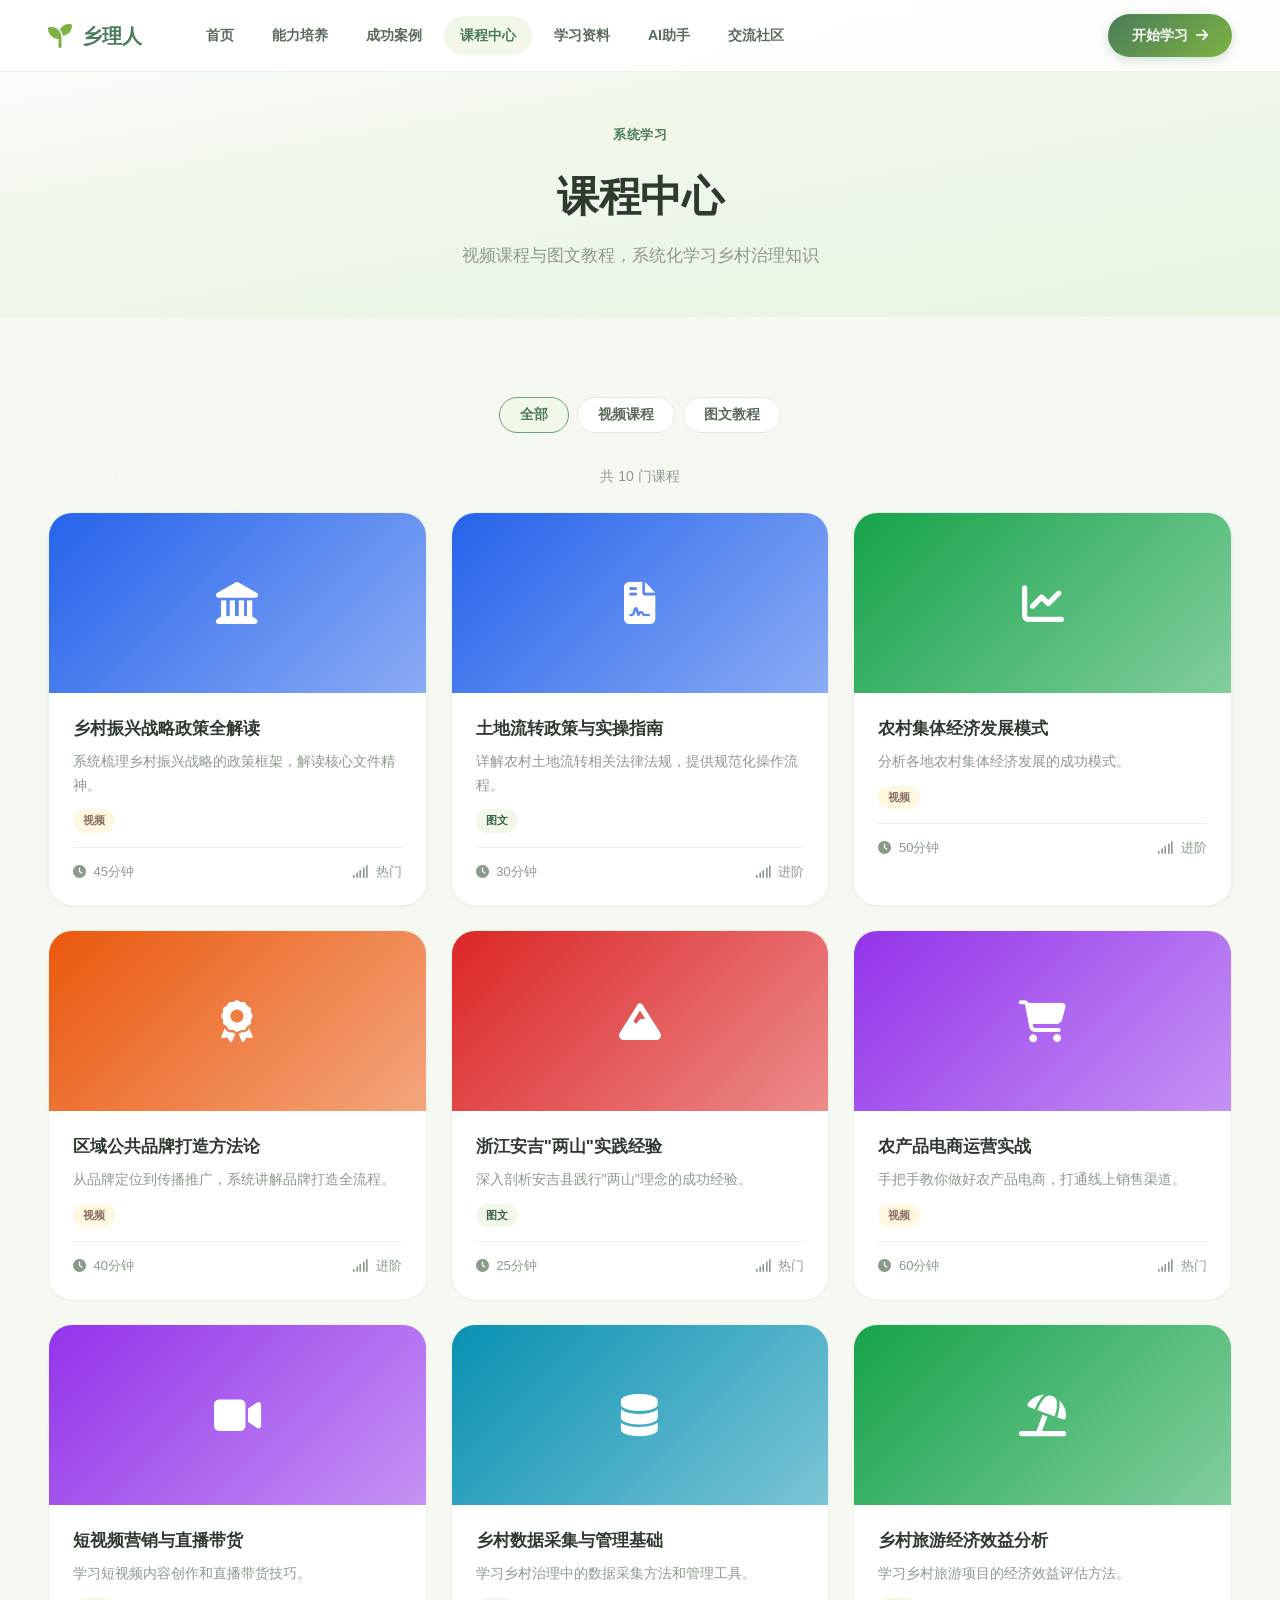
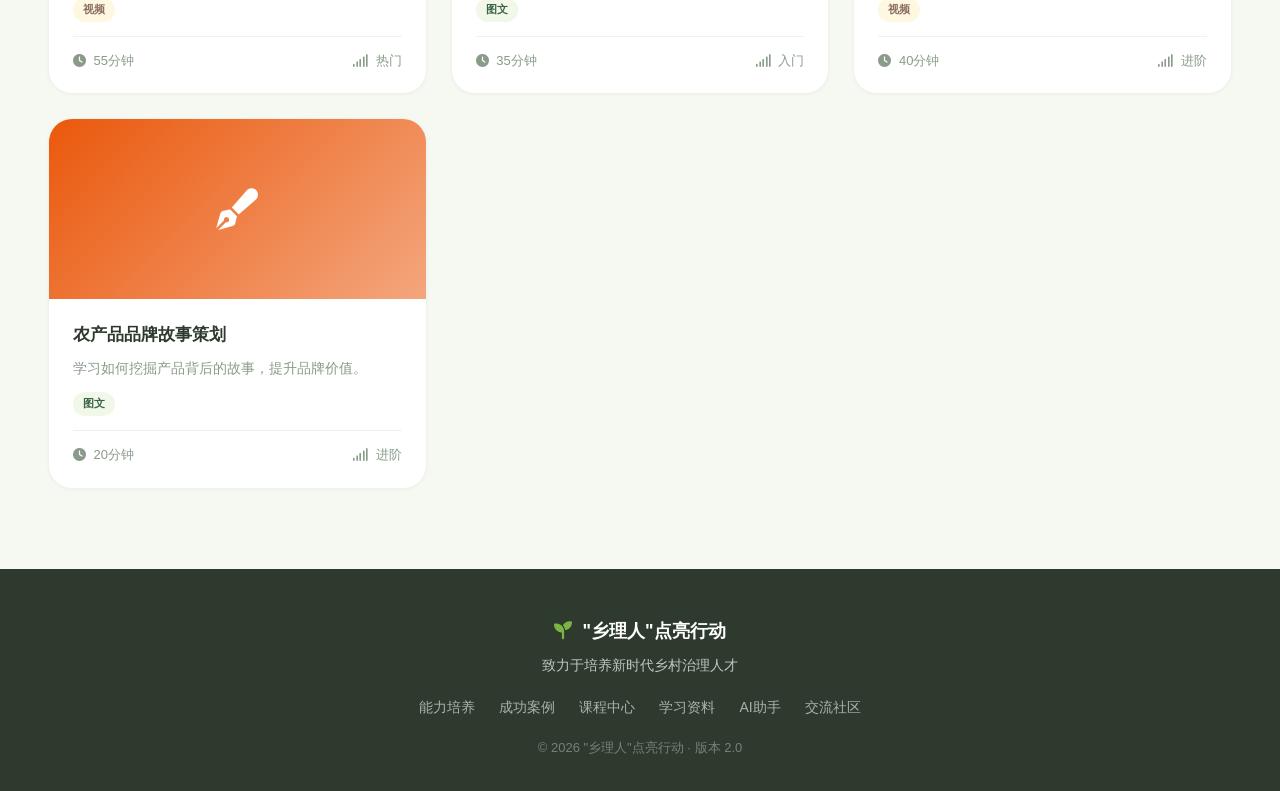
<file: courses.html>
<!DOCTYPE html>
<html lang="zh-CN">
<head>
  <meta charset="UTF-8">
  <meta name="viewport" content="width=device-width, initial-scale=1.0">
  <meta name="description" content="课程中心 - 视频课程与图文教程，系统化学习乡村治理知识，提升核心能力">
  <meta name="keywords" content="乡村振兴课程,乡村治理培训,电商运营,品牌建设,政策解读">
  <meta name="theme-color" content="#4a7c59">
  <meta property="og:title" content="课程中心 - "乡理人"点亮行动">
  <meta property="og:description" content="视频课程与图文教程，系统化学习乡村治理知识">
  <meta property="og:type" content="website">
  <title>课程中心 - "乡理人"点亮行动</title>
  <link rel="icon" href="data:image/svg+xml,<svg xmlns='http://www.w3.org/2000/svg' viewBox='0 0 100 100'><text y='.9em' font-size='90'>🌱</text></svg>">
  <link rel="preconnect" href="https://cdn.jsdelivr.net" crossorigin>
  <link rel="stylesheet" href="https://cdn.jsdelivr.net/npm/@fortawesome/fontawesome-free@6.4.0/css/all.min.css">
  <link rel="stylesheet" href="css/main.css">
  <link rel="stylesheet" href="css/responsive.css">
  <style>
    .courses-page-grid { display: grid; grid-template-columns: repeat(3, 1fr); gap: 24px; }
    .course-page-card {
      background: var(--bg-white); border-radius: var(--radius-lg); overflow: hidden;
      border: 1px solid var(--border-light); box-shadow: var(--shadow-sm);
      cursor: pointer; transition: transform 0.35s var(--ease), box-shadow 0.35s var(--ease);
    }
    .course-page-card:hover { transform: translateY(-5px); box-shadow: var(--shadow-lg); }
    .course-page-card:focus-visible { outline: 2px solid var(--moss); outline-offset: 2px; }
    .course-page-thumb { height: 180px; display: flex; align-items: center; justify-content: center; font-size: 42px; color: #fff; }
    .course-page-body { padding: 22px 24px; }
    .course-page-body h3 { font-size: 17px; font-weight: 800; margin-bottom: 8px; }
    .course-page-body p { font-size: 14px; color: var(--text-muted); line-height: 1.7; margin-bottom: 12px; display: -webkit-box; -webkit-line-clamp: 2; -webkit-box-orient: vertical; overflow: hidden; }
    .course-page-tags { display: flex; gap: 8px; flex-wrap: wrap; }
    .course-page-meta { display: flex; justify-content: space-between; align-items: center; margin-top: 14px; padding-top: 14px; border-top: 1px solid var(--border-light); font-size: 13px; color: var(--text-muted); }
    .course-page-meta i { margin-right: 4px; }
    .courses-filter { display: flex; gap: 8px; justify-content: center; margin-bottom: 32px; flex-wrap: wrap; }
    .courses-filter-btn { padding: 8px 20px; border-radius: 20px; border: 1px solid var(--border); background: var(--bg-white); color: var(--text-secondary); font-size: 14px; font-weight: 600; cursor: pointer; transition: var(--transition); }
    .courses-filter-btn:hover, .courses-filter-btn.active { background: var(--leaf-bg); color: var(--moss); border-color: var(--moss-light); }
    .courses-count { text-align: center; margin-bottom: 24px; font-size: 14px; color: var(--text-muted); }
    @media (max-width: 1024px) { .courses-page-grid { grid-template-columns: repeat(2, 1fr); } }
    @media (max-width: 768px) { .courses-page-grid { grid-template-columns: 1fr; } .courses-filter { gap: 6px; } .courses-filter-btn { padding: 6px 14px; font-size: 13px; } }
  </style>
</head>
<body>
  <a href="#main-content" class="skip-to-content">跳转到主要内容</a>

  <nav class="site-nav" role="navigation" aria-label="主导航"><div class="nav-container">
    <a href="index.html" class="nav-brand"><i class="fas fa-seedling" aria-hidden="true"></i><span>乡理人</span></a>
    <div class="nav-links" id="nav-links">
      <a href="index.html" class="nav-link">首页</a><a href="modules.html" class="nav-link">能力培养</a>
      <a href="cases.html" class="nav-link">成功案例</a><a href="courses.html" class="nav-link active" aria-current="page">课程中心</a>
      <a href="resources.html" class="nav-link">学习资料</a><a href="ai.html" class="nav-link">AI助手</a>
      <a href="community.html" class="nav-link">交流社区</a>
    </div>
    <button class="nav-toggle" id="nav-toggle" aria-label="打开导航菜单" aria-expanded="false" aria-controls="nav-links"><i class="fas fa-bars" aria-hidden="true"></i></button>
    <a href="modules.html" class="nav-cta">开始学习 <i class="fas fa-arrow-right" aria-hidden="true"></i></a>
  </div></nav>

  <main id="main-content">
    <section class="page-hero"><div class="section-container">
      <div class="section-tag">系统学习</div>
      <h1 class="section-title">课程中心</h1>
      <p class="section-subtitle">视频课程与图文教程，系统化学习乡村治理知识</p>
    </div></section>

    <section class="section"><div class="section-container">
      <div class="courses-filter" id="courses-filter" role="tablist" aria-label="课程分类筛选"></div>
      <div class="courses-count" id="courses-count" aria-live="polite"></div>
      <div class="courses-page-grid" id="courses-grid" role="list"></div>
    </div></section>
  </main>

  <footer class="site-footer" role="contentinfo"><div class="footer-container">
    <div class="footer-brand"><i class="fas fa-seedling" aria-hidden="true"></i><span>"乡理人"点亮行动</span></div>
    <p class="footer-desc">致力于培养新时代乡村治理人才</p>
    <div class="footer-links">
      <a href="modules.html">能力培养</a><a href="cases.html">成功案例</a>
      <a href="courses.html">课程中心</a><a href="resources.html">学习资料</a>
      <a href="ai.html">AI助手</a><a href="community.html">交流社区</a>
    </div>
    <p class="footer-copy">© 2026 "乡理人"点亮行动 · 版本 2.0</p>
  </div></footer>

  <div class="toast-container" id="toast-container" aria-live="polite"></div>

  <div class="modal-overlay hidden" id="modal-overlay" role="presentation"></div>
  <div class="modal-panel hidden" id="modal-panel" role="dialog" aria-modal="true" aria-labelledby="modal-title">
    <div class="modal-header"><h3 id="modal-title"></h3><button onclick="closeModal()" class="btn-close-modal" aria-label="关闭"><i class="fas fa-times" aria-hidden="true"></i></button></div>
    <div class="modal-body" id="modal-body"></div>
  </div>

  <script src="js/data.js"></script>
  <script>
    let currentFilter = '全部';

    document.addEventListener('DOMContentLoaded', () => {
      window.addEventListener('scroll', () => document.querySelector('.site-nav').classList.toggle('scrolled', window.scrollY > 20));

      // 汉堡菜单
      const navToggle = document.getElementById('nav-toggle');
      const navLinks = document.getElementById('nav-links');
      if (navToggle && navLinks) {
        navToggle.addEventListener('click', () => {
          const isOpen = navLinks.classList.toggle('open');
          navToggle.setAttribute('aria-expanded', isOpen);
          navToggle.querySelector('i').className = isOpen ? 'fas fa-times' : 'fas fa-bars';
        });
        navLinks.querySelectorAll('.nav-link').forEach(link => {
          link.addEventListener('click', () => {
            navLinks.classList.remove('open');
            navToggle.setAttribute('aria-expanded', 'false');
            navToggle.querySelector('i').className = 'fas fa-bars';
          });
        });
      }

      // 筛选按钮
      const types = ['全部', '视频课程', '图文教程'];
      document.getElementById('courses-filter').innerHTML = types.map(t =>
        `<button class="courses-filter-btn${t === '全部' ? ' active' : ''}" onclick="filterCourses('${t}')" role="tab" aria-selected="${t === '全部'}">${t}</button>`
      ).join('');

      renderCourses();
    });

    function filterCourses(type) {
      currentFilter = type;
      document.querySelectorAll('.courses-filter-btn').forEach(b => {
        const isActive = b.textContent === type;
        b.classList.toggle('active', isActive);
        b.setAttribute('aria-selected', isActive);
      });
      renderCourses();
    }

    function renderCourses() {
      const grid = document.getElementById('courses-grid');
      const filtered = currentFilter === '全部' ? AppData.courses : AppData.courses.filter(c => c.type === currentFilter);
      const tagMap = {video:'tag-video', article:'tag-article', practice:'tag-practice'};

      document.getElementById('courses-count').textContent = `共 ${filtered.length} 门课程`;

      grid.innerHTML = filtered.map((c, i) => {
        const origIndex = AppData.courses.indexOf(c);
        return `<div class="course-page-card reveal" role="listitem" tabindex="0" onclick="openCourse(${origIndex})" onkeydown="if(event.key==='Enter')openCourse(${origIndex})" style="animation-delay:${i*0.06}s">
          <div class="course-page-thumb" style="background:${c.gradient || 'linear-gradient(135deg, var(--moss), var(--leaf))'}">${c.icon}</div>
          <div class="course-page-body">
            <h3>${c.title}</h3>
            <p>${c.summary || c.description || '系统化学习乡村治理相关知识'}</p>
            <div class="course-page-tags">${(c.tags || []).map(t => `<span class="course-tag ${tagMap[t]||'tag-article'}">${t==='video'?'视频':t==='article'?'图文':'实践'}</span>`).join('')}</div>
            <div class="course-page-meta"><span><i class="fas fa-clock" aria-hidden="true"></i> ${c.duration}</span><span><i class="fas fa-signal" aria-hidden="true"></i> ${c.level||'入门'}</span></div>
          </div>
        </div>`;
      }).join('');

      const obs = new IntersectionObserver(e => e.forEach(x => { if(x.isIntersecting) x.target.classList.add('visible'); }), {threshold:0.08});
      document.querySelectorAll('.reveal').forEach(el => obs.observe(el));
    }

    function openCourse(i) {
      const c = AppData.courses[i];
      if (!c) return;
      document.getElementById('modal-title').textContent = c.title;
      document.getElementById('modal-body').innerHTML = `
        <div style="height:200px;background:${c.gradient || 'linear-gradient(135deg, var(--moss), var(--leaf))'};border-radius:20px;display:flex;align-items:center;justify-content:center;font-size:56px;color:#fff;margin-bottom:20px">${c.icon}</div>
        <div class="detail-meta"><span><i class="fas fa-clock" aria-hidden="true"></i> ${c.duration}</span><span><i class="fas fa-signal" aria-hidden="true"></i> ${c.level||'入门'}</span><span><i class="fas fa-tag" aria-hidden="true"></i> ${c.type}</span></div>
        <div class="detail-actions"><button class="btn-primary" onclick="showToast('课程即将开始，敬请期待！')"><i class="fas fa-play" aria-hidden="true"></i> 开始学习</button><button class="btn-outline" onclick="showToast('已收藏此课程')"><i class="fas fa-bookmark" aria-hidden="true"></i> 收藏</button></div>
        <div class="detail-section"><h3>课程简介</h3><p>${c.description || '本课程系统讲解乡村治理相关知识，帮助学员快速掌握核心技能。'}</p></div>
        <div class="detail-section"><h3>课程大纲</h3><ul>${(c.chapters||['第一章：基础概念','第二章：核心方法','第三章：实践应用','第四章：案例分析']).map(ch=>`<li>${ch}</li>`).join('')}</ul></div>`;
      document.getElementById('modal-overlay').classList.remove('hidden');
      document.getElementById('modal-panel').classList.remove('hidden');
      document.body.style.overflow = 'hidden';
      document.querySelector('.btn-close-modal').focus();
    }

    function closeModal() {
      document.getElementById('modal-overlay').classList.add('hidden');
      document.getElementById('modal-panel').classList.add('hidden');
      document.body.style.overflow = '';
    }

    document.getElementById('modal-overlay').addEventListener('click', closeModal);

    function showToast(msg) {
      const t = document.createElement('div');
      t.className = 'toast';
      t.textContent = msg;
      document.getElementById('toast-container').appendChild(t);
      setTimeout(() => t.remove(), 3000);
    }

    document.addEventListener('keydown', e => {
      if (e.key === 'Escape') {
        const panel = document.getElementById('modal-panel');
        if (panel && !panel.classList.contains('hidden')) { closeModal(); return; }
        const navLinks = document.getElementById('nav-links');
        const navToggle = document.getElementById('nav-toggle');
        if (navLinks && navLinks.classList.contains('open')) {
          navLinks.classList.remove('open');
          navToggle.setAttribute('aria-expanded', 'false');
          navToggle.querySelector('i').className = 'fas fa-bars';
          navToggle.focus();
        }
      }
    });
  </script>
</body>
</html>
</file>
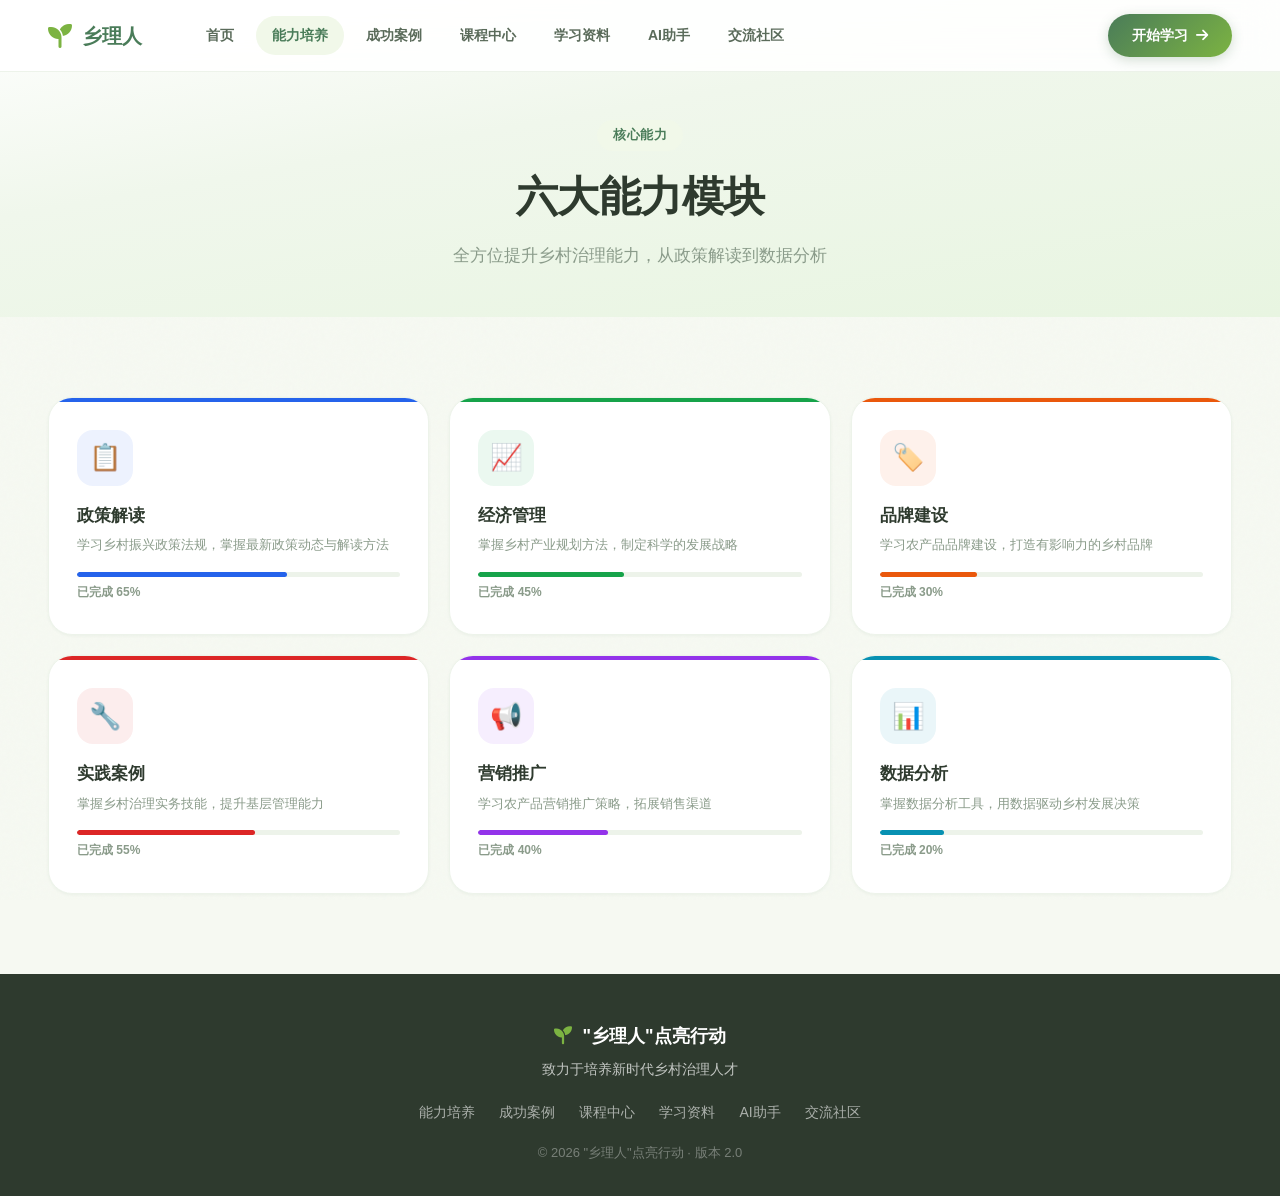
<file: modules.html>
<!DOCTYPE html>
<html lang="zh-CN">
<head>
  <meta charset="UTF-8">
  <meta name="viewport" content="width=device-width, initial-scale=1.0">
  <meta name="description" content="能力培养 - 六大核心能力模块，全方位提升乡村治理能力，从政策解读到数据分析">
  <meta name="keywords" content="乡村治理能力,政策解读,经济管理,品牌建设,营销推广,数据分析">
  <meta name="theme-color" content="#4a7c59">
  <meta property="og:title" content="能力培养 - "乡理人"点亮行动">
  <meta property="og:description" content="六大核心能力模块，全方位提升乡村治理能力">
  <meta property="og:type" content="website">
  <title>能力培养 - "乡理人"点亮行动</title>
  <link rel="icon" href="data:image/svg+xml,<svg xmlns='http://www.w3.org/2000/svg' viewBox='0 0 100 100'><text y='.9em' font-size='90'>🌱</text></svg>">
  <link rel="preconnect" href="https://cdn.jsdelivr.net" crossorigin>
  <link rel="stylesheet" href="https://cdn.jsdelivr.net/npm/@fortawesome/fontawesome-free@6.4.0/css/all.min.css">
  <link rel="stylesheet" href="css/main.css">
  <link rel="stylesheet" href="css/responsive.css">
</head>
<body>
  <a href="#main-content" class="skip-to-content">跳转到主要内容</a>

  <nav class="site-nav" role="navigation" aria-label="主导航">
    <div class="nav-container">
      <a href="index.html" class="nav-brand"><i class="fas fa-seedling" aria-hidden="true"></i><span>乡理人</span></a>
      <div class="nav-links" id="nav-links">
        <a href="index.html" class="nav-link">首页</a>
        <a href="modules.html" class="nav-link active" aria-current="page">能力培养</a>
        <a href="cases.html" class="nav-link">成功案例</a>
        <a href="courses.html" class="nav-link">课程中心</a>
        <a href="resources.html" class="nav-link">学习资料</a>
        <a href="ai.html" class="nav-link">AI助手</a>
        <a href="community.html" class="nav-link">交流社区</a>
      </div>
      <button class="nav-toggle" id="nav-toggle" aria-label="打开导航菜单" aria-expanded="false" aria-controls="nav-links"><i class="fas fa-bars" aria-hidden="true"></i></button>
      <a href="modules.html" class="nav-cta">开始学习 <i class="fas fa-arrow-right" aria-hidden="true"></i></a>
    </div>
  </nav>

  <main id="main-content">
    <section class="page-hero">
      <div class="section-container">
        <div class="section-tag">核心能力</div>
        <h1 class="section-title">六大能力模块</h1>
        <p class="section-subtitle">全方位提升乡村治理能力，从政策解读到数据分析</p>
      </div>
    </section>

    <section class="section">
      <div class="section-container">
        <div class="modules-grid" id="modules-grid" role="list"></div>
      </div>
    </section>
  </main>

  <footer class="site-footer" role="contentinfo">
    <div class="footer-container">
      <div class="footer-brand"><i class="fas fa-seedling" aria-hidden="true"></i><span>"乡理人"点亮行动</span></div>
      <p class="footer-desc">致力于培养新时代乡村治理人才</p>
      <div class="footer-links">
        <a href="modules.html">能力培养</a><a href="cases.html">成功案例</a>
        <a href="courses.html">课程中心</a><a href="resources.html">学习资料</a>
        <a href="ai.html">AI助手</a><a href="community.html">交流社区</a>
      </div>
      <p class="footer-copy">© 2026 "乡理人"点亮行动 · 版本 2.0</p>
    </div>
  </footer>

  <div class="modal-overlay hidden" id="modal-overlay" role="presentation"></div>
  <div class="modal-panel hidden" id="modal-panel" role="dialog" aria-modal="true" aria-labelledby="modal-title">
    <div class="modal-header"><h3 id="modal-title">标题</h3><button onclick="closeModal()" class="btn-close-modal" aria-label="关闭"><i class="fas fa-times" aria-hidden="true"></i></button></div>
    <div class="modal-body" id="modal-body"></div>
  </div>
  <div class="toast-container" id="toast-container" aria-live="polite"></div>

  <script src="js/data.js"></script>
  <script>
    const descs = [
      '学习乡村振兴政策法规，掌握最新政策动态与解读方法',
      '掌握乡村产业规划方法，制定科学的发展战略',
      '学习农产品品牌建设，打造有影响力的乡村品牌',
      '掌握乡村治理实务技能，提升基层管理能力',
      '学习农产品营销推广策略，拓展销售渠道',
      '掌握数据分析工具，用数据驱动乡村发展决策'
    ];

    document.addEventListener('DOMContentLoaded', () => {
      window.addEventListener('scroll', () => document.querySelector('.site-nav').classList.toggle('scrolled', window.scrollY > 20));

      // 汉堡菜单
      const navToggle = document.getElementById('nav-toggle');
      const navLinks = document.getElementById('nav-links');
      if (navToggle && navLinks) {
        navToggle.addEventListener('click', () => {
          const isOpen = navLinks.classList.toggle('open');
          navToggle.setAttribute('aria-expanded', isOpen);
          navToggle.querySelector('i').className = isOpen ? 'fas fa-times' : 'fas fa-bars';
        });
        navLinks.querySelectorAll('.nav-link').forEach(link => {
          link.addEventListener('click', () => {
            navLinks.classList.remove('open');
            navToggle.setAttribute('aria-expanded', 'false');
            navToggle.querySelector('i').className = 'fas fa-bars';
          });
        });
      }

      renderModules();
    });

    function renderModules() {
      const grid = document.getElementById('modules-grid');
      grid.innerHTML = AppData.modules.map((m, i) => `
        <div class="module-card reveal" role="listitem" tabindex="0" onclick="openModule(${i})" onkeydown="if(event.key==='Enter')openModule(${i})" style="animation-delay:${i*0.08}s">
          <div class="module-card-icon" style="background:${m.color}15;color:${m.color}">${m.icon}</div>
          <div class="module-card-title">${m.title}</div>
          <div class="module-card-desc">${descs[i]}</div>
          <div class="module-card-progress" role="progressbar" aria-valuenow="${m.progress}" aria-valuemin="0" aria-valuemax="100" aria-label="${m.title}学习进度"><div class="module-card-progress-bar" style="width:${m.progress}%;background:${m.color}"></div></div>
          <div class="module-card-progress-text">已完成 ${m.progress}%</div>
        </div>
      `).join('');

      // 顶部色条
      const style = document.createElement('style');
      style.textContent = AppData.modules.map((m,i) => `.module-card:nth-child(${i+1})::before{background:${m.color}}`).join('\n');
      document.head.appendChild(style);

      const obs = new IntersectionObserver(entries => {
        entries.forEach(e => { if (e.isIntersecting) e.target.classList.add('visible'); });
      }, { threshold: 0.08 });
      document.querySelectorAll('.reveal').forEach(el => obs.observe(el));
    }

    function openModule(i) {
      const m = AppData.modules[i];
      const raw = abilityModules[i];
      if (!m || !raw) return;
      openModal(m.title, `
        <div style="text-align:center;padding:24px 0">
          <div style="width:72px;height:72px;border-radius:20px;background:${m.color}15;color:${m.color};display:flex;align-items:center;justify-content:center;font-size:32px;margin:0 auto 12px">${m.icon}</div>
          <p style="font-size:14px;color:var(--text-muted);max-width:400px;margin:0 auto 16px">${descs[i]}</p>
          <div style="font-size:13px;color:var(--text-muted)">已完成 ${m.progress}%</div>
          <div style="height:6px;background:var(--border-light);border-radius:3px;margin-top:8px;overflow:hidden;max-width:300px;margin-left:auto;margin-right:auto">
            <div style="height:100%;width:${m.progress}%;background:${m.color};border-radius:3px"></div>
          </div>
        </div>
        <div class="detail-section">
          <h3>模块课程</h3>
          ${raw.courses.map((c, j) => `
            <div style="display:flex;align-items:center;gap:12px;padding:14px 16px;border-radius:12px;border:1px solid var(--border-light);margin-bottom:8px;cursor:pointer;transition:all 0.2s" onmouseover="this.style.background='var(--leaf-bg)'" onmouseout="this.style.background=''">
              <div style="width:28px;height:28px;border-radius:50%;background:${c.done ? m.color : 'var(--border-light)'};color:${c.done ? '#fff' : 'var(--text-muted)'};display:flex;align-items:center;justify-content:center;font-size:12px;font-weight:700;flex-shrink:0">${c.done ? '✓' : j+1}</div>
              <span style="flex:1;font-size:14px;font-weight:600;color:${c.done ? 'var(--text-primary)' : 'var(--text-secondary)'}">${c.title}</span>
              <span style="font-size:12px;color:${c.done ? m.color : 'var(--text-muted)'};font-weight:600">${c.done ? '已完成' : '未开始'}</span>
            </div>
          `).join('')}
        </div>
      `);
    }

    function openModal(title, body) {
      document.getElementById('modal-title').textContent = title;
      document.getElementById('modal-body').innerHTML = body;
      document.getElementById('modal-overlay').classList.remove('hidden');
      document.getElementById('modal-panel').classList.remove('hidden');
      document.body.style.overflow = 'hidden';
      document.querySelector('.btn-close-modal').focus();
    }

    function closeModal() {
      document.getElementById('modal-overlay').classList.add('hidden');
      document.getElementById('modal-panel').classList.add('hidden');
      document.body.style.overflow = '';
    }

    document.getElementById('modal-overlay').addEventListener('click', closeModal);

    function showToast(msg) {
      const t = document.createElement('div'); t.className='toast'; t.textContent=msg;
      document.getElementById('toast-container').appendChild(t);
      setTimeout(()=>t.remove(),3000);
    }

    // ESC关闭
    document.addEventListener('keydown', e => {
      if (e.key === 'Escape') {
        const panel = document.getElementById('modal-panel');
        if (panel && !panel.classList.contains('hidden')) { closeModal(); return; }
        const navLinks = document.getElementById('nav-links');
        const navToggle = document.getElementById('nav-toggle');
        if (navLinks && navLinks.classList.contains('open')) {
          navLinks.classList.remove('open');
          navToggle.setAttribute('aria-expanded', 'false');
          navToggle.querySelector('i').className = 'fas fa-bars';
          navToggle.focus();
        }
      }
    });
  </script>
</body>
</html>
</file>
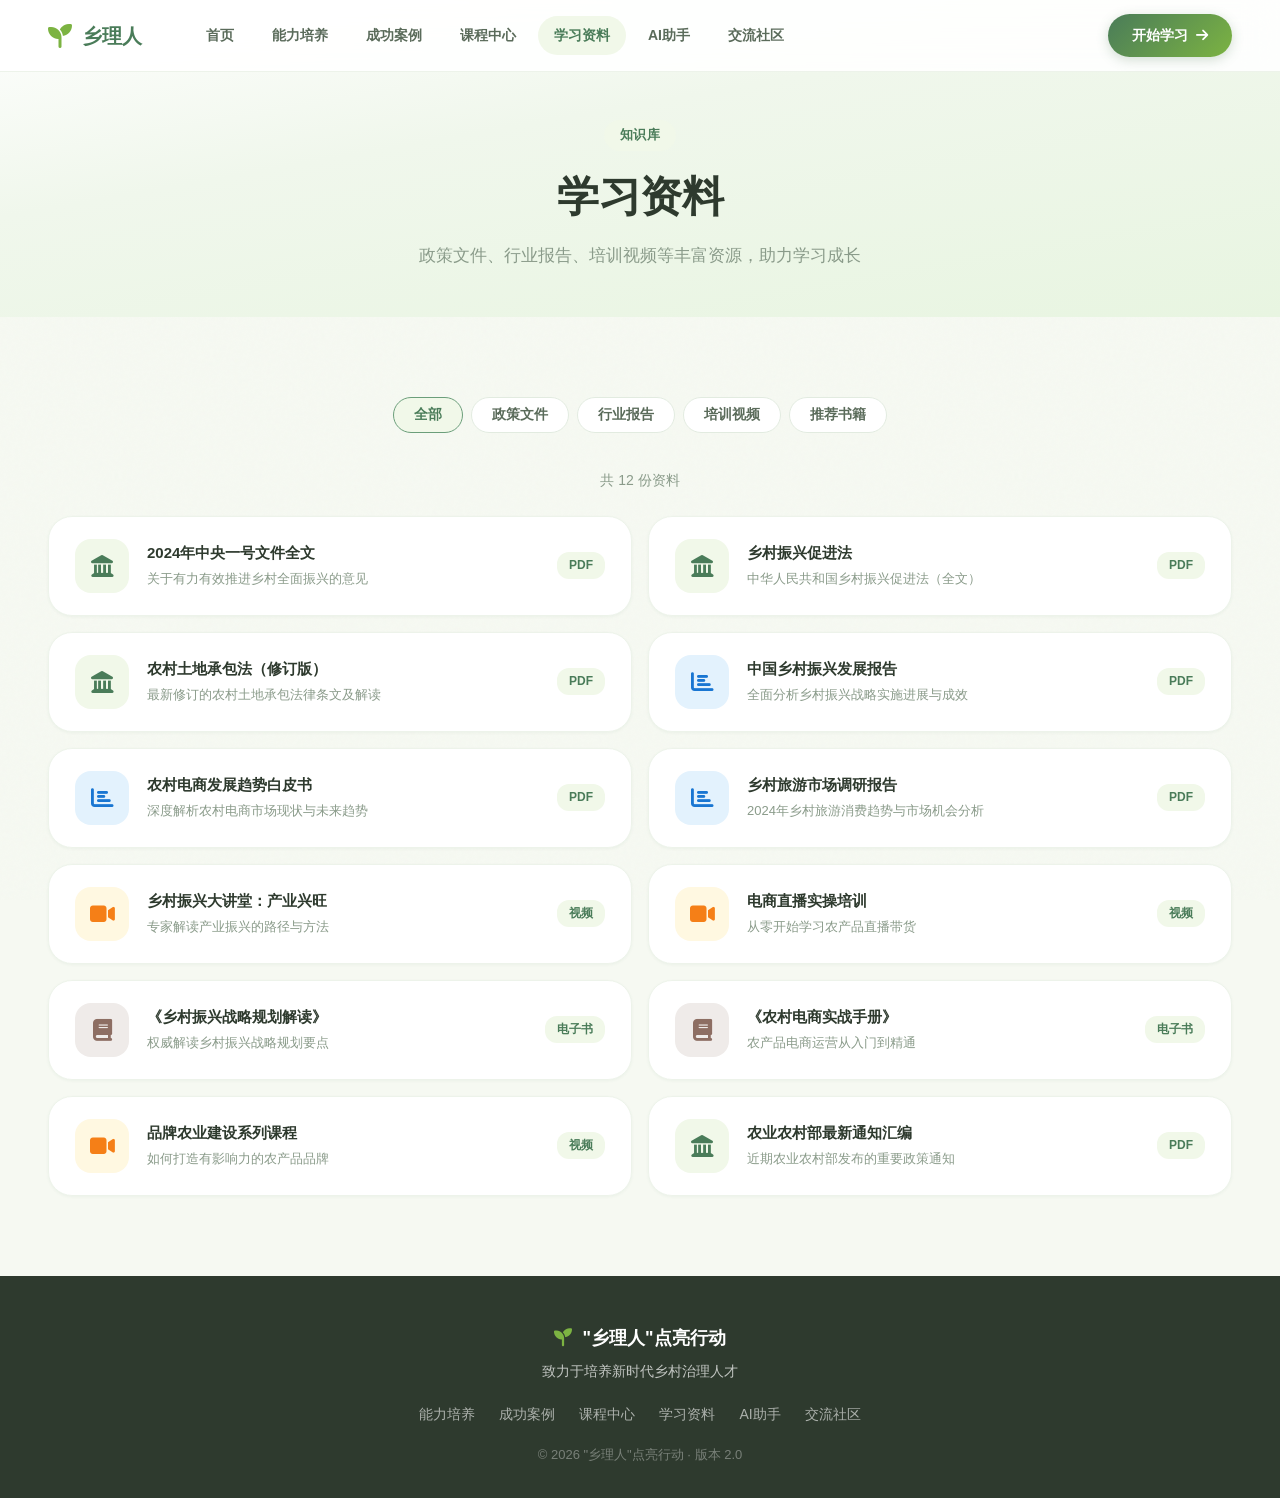
<file: resources.html>
<!DOCTYPE html>
<html lang="zh-CN">
<head>
  <meta charset="UTF-8">
  <meta name="viewport" content="width=device-width, initial-scale=1.0">
  <meta name="description" content="学习资料 - 政策文件、行业报告、培训视频等丰富资源，助力乡村振兴学习成长">
  <meta name="keywords" content="乡村振兴资料,政策文件,行业报告,培训视频,学习资源">
  <meta name="theme-color" content="#4a7c59">
  <meta property="og:title" content="学习资料 - "乡理人"点亮行动">
  <meta property="og:description" content="政策文件、行业报告、培训视频等丰富资源">
  <meta property="og:type" content="website">
  <title>学习资料 - "乡理人"点亮行动</title>
  <link rel="icon" href="data:image/svg+xml,<svg xmlns='http://www.w3.org/2000/svg' viewBox='0 0 100 100'><text y='.9em' font-size='90'>🌱</text></svg>">
  <link rel="preconnect" href="https://cdn.jsdelivr.net" crossorigin>
  <link rel="stylesheet" href="https://cdn.jsdelivr.net/npm/@fortawesome/fontawesome-free@6.4.0/css/all.min.css">
  <link rel="stylesheet" href="css/main.css">
  <link rel="stylesheet" href="css/responsive.css">
  <style>
    .res-filter { display: flex; gap: 8px; justify-content: center; margin-bottom: 36px; flex-wrap: wrap; }
    .res-filter-btn { padding: 8px 20px; border-radius: 20px; border: 1px solid var(--border); background: var(--bg-white); color: var(--text-secondary); font-size: 14px; font-weight: 600; cursor: pointer; transition: var(--transition); }
    .res-filter-btn:hover, .res-filter-btn.active { background: var(--leaf-bg); color: var(--moss); border-color: var(--moss-light); }
    .res-count { text-align: center; margin-bottom: 24px; font-size: 14px; color: var(--text-muted); }
    .res-page-grid { display: grid; grid-template-columns: repeat(2, 1fr); gap: 16px; }
    .res-page-item { display: flex; align-items: center; gap: 18px; background: var(--bg-white); border-radius: var(--radius-lg); padding: 22px 26px; border: 1px solid var(--border-light); box-shadow: var(--shadow-sm); cursor: pointer; transition: transform 0.3s var(--ease), box-shadow 0.3s var(--ease); }
    .res-page-item:hover { transform: translateY(-3px); box-shadow: var(--shadow-lg); border-color: var(--leaf-light); }
    .res-page-item:focus-visible { outline: 2px solid var(--moss); outline-offset: 2px; }
    .res-page-icon { width: 54px; height: 54px; border-radius: 16px; display: flex; align-items: center; justify-content: center; font-size: 22px; flex-shrink: 0; }
    .res-page-info { flex: 1; min-width: 0; }
    .res-page-info h3 { font-size: 15px; font-weight: 700; margin-bottom: 4px; }
    .res-page-info p { font-size: 13px; color: var(--text-muted); line-height: 1.6; }
    .res-page-badge { font-size: 12px; padding: 4px 12px; border-radius: 12px; background: var(--leaf-bg); color: var(--moss); font-weight: 600; flex-shrink: 0; }
    @media (max-width: 768px) { .res-page-grid { grid-template-columns: 1fr; } .res-filter { gap: 6px; } .res-filter-btn { padding: 6px 14px; font-size: 13px; } }
    @media (max-width: 480px) { .res-page-item { flex-direction: column; align-items: flex-start; gap: 12px; } .res-page-badge { align-self: flex-start; } }
  </style>
</head>
<body>
  <a href="#main-content" class="skip-to-content">跳转到主要内容</a>

  <nav class="site-nav" role="navigation" aria-label="主导航"><div class="nav-container">
    <a href="index.html" class="nav-brand"><i class="fas fa-seedling" aria-hidden="true"></i><span>乡理人</span></a>
    <div class="nav-links" id="nav-links">
      <a href="index.html" class="nav-link">首页</a><a href="modules.html" class="nav-link">能力培养</a>
      <a href="cases.html" class="nav-link">成功案例</a><a href="courses.html" class="nav-link">课程中心</a>
      <a href="resources.html" class="nav-link active" aria-current="page">学习资料</a><a href="ai.html" class="nav-link">AI助手</a>
      <a href="community.html" class="nav-link">交流社区</a>
    </div>
    <button class="nav-toggle" id="nav-toggle" aria-label="打开导航菜单" aria-expanded="false" aria-controls="nav-links"><i class="fas fa-bars" aria-hidden="true"></i></button>
    <a href="modules.html" class="nav-cta">开始学习 <i class="fas fa-arrow-right" aria-hidden="true"></i></a>
  </div></nav>

  <main id="main-content">
    <section class="page-hero"><div class="section-container">
      <div class="section-tag">知识库</div>
      <h1 class="section-title">学习资料</h1>
      <p class="section-subtitle">政策文件、行业报告、培训视频等丰富资源，助力学习成长</p>
    </div></section>

    <section class="section"><div class="section-container">
      <div class="res-filter" id="res-filter" role="tablist" aria-label="资料分类筛选"></div>
      <div class="res-count" id="res-count" aria-live="polite"></div>
      <div class="res-page-grid" id="res-grid" role="list"></div>
    </div></section>
  </main>

  <footer class="site-footer" role="contentinfo"><div class="footer-container">
    <div class="footer-brand"><i class="fas fa-seedling" aria-hidden="true"></i><span>"乡理人"点亮行动</span></div>
    <p class="footer-desc">致力于培养新时代乡村治理人才</p>
    <div class="footer-links">
      <a href="modules.html">能力培养</a><a href="cases.html">成功案例</a>
      <a href="courses.html">课程中心</a><a href="resources.html">学习资料</a>
      <a href="ai.html">AI助手</a><a href="community.html">交流社区</a>
    </div>
    <p class="footer-copy">© 2026 "乡理人"点亮行动 · 版本 2.0</p>
  </div></footer>

  <div class="toast-container" id="toast-container" aria-live="polite"></div>

  <script src="js/data.js"></script>
  <script>
    let currentFilter = '全部';
    const catIcon = {
      policy: {bg:'var(--leaf-bg)',color:'var(--moss)',icon:'fas fa-landmark'},
      report: {bg:'var(--sky-bg)',color:'#1976d2',icon:'fas fa-chart-bar'},
      video:  {bg:'var(--warmth)',color:'#f57f17',icon:'fas fa-video'},
      book:   {bg:'var(--earth-bg)',color:'var(--earth)',icon:'fas fa-book'}
    };

    document.addEventListener('DOMContentLoaded', () => {
      window.addEventListener('scroll', () => document.querySelector('.site-nav').classList.toggle('scrolled', window.scrollY > 20));

      // 汉堡菜单
      const navToggle = document.getElementById('nav-toggle');
      const navLinks = document.getElementById('nav-links');
      if (navToggle && navLinks) {
        navToggle.addEventListener('click', () => {
          const isOpen = navLinks.classList.toggle('open');
          navToggle.setAttribute('aria-expanded', isOpen);
          navToggle.querySelector('i').className = isOpen ? 'fas fa-times' : 'fas fa-bars';
        });
        navLinks.querySelectorAll('.nav-link').forEach(link => {
          link.addEventListener('click', () => {
            navLinks.classList.remove('open');
            navToggle.setAttribute('aria-expanded', 'false');
            navToggle.querySelector('i').className = 'fas fa-bars';
          });
        });
      }

      // 筛选按钮
      const cats = ['全部', ...new Set(AppData.resources.map(r => r.category))];
      document.getElementById('res-filter').innerHTML = cats.map(c =>
        `<button class="res-filter-btn${c==='全部'?' active':''}" onclick="filterRes('${c}')" role="tab" aria-selected="${c==='全部'}">${c}</button>`
      ).join('');
      renderRes();
    });

    function filterRes(cat) {
      currentFilter = cat;
      document.querySelectorAll('.res-filter-btn').forEach(b => {
        const isActive = b.textContent === cat;
        b.classList.toggle('active', isActive);
        b.setAttribute('aria-selected', isActive);
      });
      renderRes();
    }

    function renderRes() {
      const list = currentFilter === '全部' ? AppData.resources : AppData.resources.filter(r => r.category === currentFilter);
      const grid = document.getElementById('res-grid');

      document.getElementById('res-count').textContent = `共 ${list.length} 份资料`;

      grid.innerHTML = list.map((r, i) => {
        const ci = catIcon[r.type] || catIcon.book;
        return `<div class="res-page-item reveal" role="listitem" tabindex="0" onclick="showToast('打开: ${r.title}')" onkeydown="if(event.key==='Enter')showToast('打开: ${r.title}')" style="animation-delay:${i*0.04}s">
          <div class="res-page-icon" style="background:${ci.bg};color:${ci.color}"><i class="${ci.icon}" aria-hidden="true"></i></div>
          <div class="res-page-info"><h3>${r.title}</h3><p>${r.description}</p></div>
          <span class="res-page-badge">${r.format || 'PDF'}</span>
        </div>`;
      }).join('');
      const obs = new IntersectionObserver(e => e.forEach(x => { if(x.isIntersecting) x.target.classList.add('visible'); }), {threshold:0.08});
      document.querySelectorAll('.reveal').forEach(el => obs.observe(el));
    }

    function showToast(msg) {
      const t = document.createElement('div'); t.className='toast'; t.textContent=msg;
      document.getElementById('toast-container').appendChild(t);
      setTimeout(()=>t.remove(),3000);
    }

    // ESC关闭
    document.addEventListener('keydown', e => {
      if (e.key === 'Escape') {
        const navLinks = document.getElementById('nav-links');
        const navToggle = document.getElementById('nav-toggle');
        if (navLinks && navLinks.classList.contains('open')) {
          navLinks.classList.remove('open');
          navToggle.setAttribute('aria-expanded', 'false');
          navToggle.querySelector('i').className = 'fas fa-bars';
          navToggle.focus();
        }
      }
    });
  </script>
</body>
</html>
</file>
<file: css/main.css>
/* ========== 亲自然（Biophilic）全宽设计系统 ========== */
:root {
  --moss: #4a7c59;
  --moss-light: #6b9e7a;
  --moss-dark: #3a6347;
  --leaf: #7cb342;
  --leaf-light: #aed581;
  --leaf-bg: #f1f8e9;
  --earth: #8d6e63;
  --earth-light: #a1887f;
  --earth-bg: #efebe9;
  --sky: #64b5f6;
  --sky-bg: #e3f2fd;
  --sun: #ffd54f;
  --warmth: #fff8e1;

  --text-primary: #2e3a2e;
  --text-secondary: #5a6b5a;
  --text-muted: #8a9b8a;
  --bg-body: #f6f9f2;
  --bg-white: #ffffff;
  --bg-card: #fafcf7;
  --border: #e2ebe0;
  --border-light: #edf3ea;

  --shadow-sm: 0 1px 3px rgba(74,124,89,0.06);
  --shadow: 0 2px 8px rgba(74,124,89,0.08);
  --shadow-md: 0 4px 16px rgba(74,124,89,0.1);
  --shadow-lg: 0 8px 32px rgba(74,124,89,0.12);

  --radius: 16px;
  --radius-sm: 12px;
  --radius-lg: 24px;
  --radius-xl: 32px;

  --nav-h: 72px;
  --content-max: 1280px;
  --ease: cubic-bezier(0.4, 0, 0.2, 1);
  --transition: all 180ms cubic-bezier(0.4, 0, 0.2, 1);
}

*, *::before, *::after { box-sizing: border-box; margin: 0; padding: 0; }
html { font-size: 16px; scroll-behavior: smooth; scroll-padding-top: var(--nav-h); }

body {
  font-family: -apple-system, BlinkMacSystemFont, "Segoe UI", Roboto, "Helvetica Neue", Arial, "PingFang SC", "Microsoft YaHei", sans-serif;
  background: var(--bg-body);
  color: var(--text-primary);
  line-height: 1.6;
  overflow-x: hidden;
  display: flex;
  flex-direction: column;
  min-height: 100vh;
}

/* 微噪点纸纤维质感 */
body::after {
  content: '';
  position: fixed;
  inset: 0;
  background-image: url("data:image/svg+xml,%3Csvg viewBox='0 0 256 256' xmlns='http://www.w3.org/2000/svg'%3E%3Cfilter id='n'%3E%3CfeTurbulence type='fractalNoise' baseFrequency='0.85' numOctaves='4' stitchTiles='stitch'/%3E%3C/filter%3E%3Crect width='100%25' height='100%25' filter='url(%23n)' opacity='0.02'/%3E%3C/svg%3E");
  z-index: -1;
  pointer-events: none;
}

main { flex: 1; }

a { color: var(--moss); text-decoration: none; }
img { max-width: 100%; height: auto; display: block; }
.hidden { display: none !important; }

/* ========== 顶部导航 ========== */
.site-nav {
  position: fixed;
  top: 0;
  left: 0;
  right: 0;
  height: var(--nav-h);
  background: rgba(255,255,255,0.88);
  backdrop-filter: blur(16px);
  -webkit-backdrop-filter: blur(16px);
  border-bottom: 1px solid var(--border-light);
  z-index: 1000;
  transition: box-shadow 0.3s var(--ease);
}

.site-nav.scrolled { box-shadow: var(--shadow); }

.nav-container {
  display: flex;
  align-items: center;
  height: 100%;
  max-width: var(--content-max);
  margin: 0 auto;
  padding: 0 48px;
}

.nav-brand {
  display: flex;
  align-items: center;
  gap: 10px;
  font-size: 20px;
  font-weight: 800;
  color: var(--moss);
  flex-shrink: 0;
}

.nav-brand i { font-size: 24px; color: var(--leaf); }

.nav-links {
  display: flex;
  align-items: center;
  gap: 6px;
  margin-left: 48px;
  flex: 1;
}

.nav-link {
  padding: 8px 16px;
  font-size: 14px;
  font-weight: 600;
  color: var(--text-secondary);
  border-radius: 20px;
  transition: var(--transition);
  white-space: nowrap;
}

.nav-link:hover {
  color: var(--moss);
  background: var(--leaf-bg);
}

.nav-link.active {
  color: var(--moss);
  background: var(--leaf-bg);
}

.nav-cta {
  display: flex;
  align-items: center;
  gap: 8px;
  padding: 10px 24px;
  border: none;
  border-radius: 24px;
  background: linear-gradient(135deg, var(--moss), var(--leaf));
  color: #fff;
  font-size: 14px;
  font-weight: 700;
  cursor: pointer;
  transition: var(--transition);
  flex-shrink: 0;
  box-shadow: 0 3px 12px rgba(74,124,89,0.25);
}

.nav-cta:hover { transform: scale(1.04); box-shadow: 0 5px 18px rgba(74,124,89,0.3); }
.nav-cta:active { transform: scale(0.98); }

/* ========== Hero 区 ========== */
.hero-section {
  position: relative;
  padding-top: calc(var(--nav-h) + 80px);
  padding-bottom: 0;
  background: linear-gradient(170deg, #ffffff 0%, #f0f7ec 40%, #e8f5e1 100%);
  overflow: hidden;
}

.hero-container {
  display: flex;
  align-items: center;
  gap: 60px;
  max-width: var(--content-max);
  margin: 0 auto;
  padding: 0 48px 80px;
}

.hero-text {
  flex: 1;
  max-width: 560px;
}

.hero-tags {
  display: flex;
  align-items: center;
  gap: 8px;
  margin-bottom: 20px;
}

.hero-tags span {
  font-size: 13px;
  font-weight: 600;
  color: var(--moss);
  letter-spacing: 0.5px;
}

.hero-tags .dot {
  color: var(--leaf-light);
  font-size: 16px;
}

.hero-title {
  font-size: 52px;
  font-weight: 900;
  line-height: 1.15;
  color: var(--text-primary);
  margin-bottom: 20px;
  letter-spacing: -1px;
}

.hero-title em {
  font-style: normal;
  background: linear-gradient(135deg, var(--moss), var(--leaf));
  -webkit-background-clip: text;
  -webkit-text-fill-color: transparent;
  background-clip: text;
}

.hero-desc {
  font-size: 17px;
  line-height: 1.8;
  color: var(--text-secondary);
  margin-bottom: 32px;
}

.hero-actions {
  display: flex;
  gap: 14px;
  margin-bottom: 40px;
}

.btn-hero-primary {
  display: flex;
  align-items: center;
  gap: 10px;
  padding: 14px 32px;
  border: none;
  border-radius: 28px;
  background: linear-gradient(135deg, var(--moss), var(--leaf));
  color: #fff;
  font-size: 16px;
  font-weight: 700;
  cursor: pointer;
  transition: var(--transition);
  box-shadow: 0 4px 16px rgba(74,124,89,0.3);
}

.btn-hero-primary:hover { transform: translateY(-2px); box-shadow: 0 6px 24px rgba(74,124,89,0.35); }
.btn-hero-primary:active { transform: translateY(0); }

.btn-hero-outline {
  padding: 14px 32px;
  border: 2px solid var(--border);
  border-radius: 28px;
  background: var(--bg-white);
  color: var(--text-secondary);
  font-size: 16px;
  font-weight: 700;
  cursor: pointer;
  transition: var(--transition);
}

.btn-hero-outline:hover {
  border-color: var(--moss-light);
  color: var(--moss);
  background: var(--leaf-bg);
}

.hero-stats {
  display: flex;
  gap: 36px;
}

.hero-stat { text-align: left; }

.hero-stat-num {
  display: block;
  font-size: 36px;
  font-weight: 900;
  color: var(--moss);
  line-height: 1.1;
}

.hero-stat-label {
  font-size: 13px;
  color: var(--text-muted);
  font-weight: 500;
}

/* Hero 右侧视觉 */
.hero-visual {
  flex: 1.2;
  position: relative;
  display: flex;
  align-items: center;
  justify-content: center;
  min-height: 520px;
}

.hero-blob {
  width: 520px;
  height: 520px;
  border-radius: 60% 40% 50% 50% / 50% 60% 40% 50%;
  overflow: hidden;
  box-shadow: 0 20px 60px rgba(74,124,89,0.2);
  animation: blobFloat 8s ease-in-out infinite;
}

.hero-blob img {
  width: 100%;
  height: 100%;
  object-fit: cover;
}

@keyframes blobFloat {
  0%, 100% { border-radius: 60% 40% 50% 50% / 50% 60% 40% 50%; transform: translateY(0); }
  33% { border-radius: 50% 60% 40% 60% / 60% 40% 60% 40%; transform: translateY(-8px); }
  66% { border-radius: 40% 50% 60% 40% / 40% 50% 50% 60%; transform: translateY(4px); }
}

/* 装饰元素 */
.hero-deco {
  position: absolute;
  border-radius: 50%;
  pointer-events: none;
}

.hero-deco-1 {
  width: 120px;
  height: 120px;
  background: radial-gradient(circle, rgba(124,179,66,0.15), transparent 70%);
  top: 20px;
  right: 40px;
}

.hero-deco-2 {
  width: 80px;
  height: 80px;
  background: radial-gradient(circle, rgba(100,181,246,0.12), transparent 70%);
  bottom: 40px;
  left: 20px;
}

.hero-deco-3 {
  width: 60px;
  height: 60px;
  background: radial-gradient(circle, rgba(255,213,79,0.15), transparent 70%);
  top: 60%;
  right: 10%;
}

/* 波浪分隔 */
.wave-divider {
  position: relative;
  margin-top: -1px;
}

.wave-divider svg {
  display: block;
  width: 100%;
  height: 80px;
}

/* ========== 通用区块 ========== */
.section {
  padding: 80px 0;
}

.section-container {
  max-width: var(--content-max);
  margin: 0 auto;
  padding: 0 48px;
}

.section-head {
  text-align: center;
  margin-bottom: 48px;
}

.section-tag {
  display: inline-block;
  padding: 5px 16px;
  border-radius: 16px;
  background: var(--leaf-bg);
  color: var(--moss);
  font-size: 13px;
  font-weight: 700;
  margin-bottom: 12px;
  letter-spacing: 0.5px;
}

.section-title {
  font-size: 36px;
  font-weight: 900;
  color: var(--text-primary);
  margin-bottom: 10px;
  letter-spacing: -0.5px;
}

.section-subtitle {
  font-size: 16px;
  color: var(--text-muted);
  max-width: 520px;
  margin: 0 auto;
}

/* 交替背景 */
.section-cases { background: var(--bg-white); }
.section-resources { background: var(--bg-white); }
.section-ai { background: linear-gradient(180deg, var(--bg-body), #edf5e8); }

/* ========== 六大能力模块 ========== */
.modules-grid {
  display: grid;
  grid-template-columns: repeat(3, 1fr);
  gap: 20px;
}

.module-card {
  background: var(--bg-white);
  border-radius: var(--radius-lg);
  padding: 32px 28px;
  border: 1px solid var(--border-light);
  box-shadow: var(--shadow-sm);
  cursor: pointer;
  transition: var(--transition);
  position: relative;
  overflow: hidden;
}

.module-card::before {
  content: '';
  position: absolute;
  top: 0;
  left: 0;
  right: 0;
  height: 4px;
  border-radius: 4px 4px 0 0;
  transition: var(--transition);
}

.module-card:hover {
  transform: translateY(-4px);
  box-shadow: var(--shadow-lg);
  border-color: var(--leaf-light);
}

.module-card:hover::before { height: 5px; }
.module-card:active { transform: translateY(-2px); }

.module-card-icon {
  width: 56px;
  height: 56px;
  border-radius: 16px;
  display: flex;
  align-items: center;
  justify-content: center;
  font-size: 26px;
  margin-bottom: 16px;
}

.module-card-title {
  font-size: 17px;
  font-weight: 800;
  color: var(--text-primary);
  margin-bottom: 6px;
}

.module-card-desc {
  font-size: 13px;
  color: var(--text-muted);
  line-height: 1.6;
  margin-bottom: 16px;
}

.module-card-progress {
  height: 5px;
  background: var(--border-light);
  border-radius: 3px;
  overflow: hidden;
}

.module-card-progress-bar {
  height: 100%;
  border-radius: 3px;
  transition: width 1s var(--ease);
}

.module-card-progress-text {
  font-size: 12px;
  color: var(--text-muted);
  margin-top: 6px;
  font-weight: 600;
}

/* ========== 案例网格 ========== */
.cases-grid {
  display: grid;
  grid-template-columns: repeat(4, 1fr);
  gap: 20px;
}

.case-card {
  background: var(--bg-card);
  border-radius: var(--radius-lg);
  overflow: hidden;
  box-shadow: var(--shadow-sm);
  border: 1px solid var(--border-light);
  cursor: pointer;
  transition: var(--transition);
}

.case-card:hover {
  transform: translateY(-4px);
  box-shadow: var(--shadow-lg);
}

.case-card-img {
  width: 100%;
  height: 160px;
  object-fit: cover;
  transition: transform 0.5s var(--ease);
}

img.case-card-img { display: block; }

.case-card:hover .case-card-img,
.case-card:hover img.case-card-img {
  transform: scale(1.05);
}

.case-card-body { padding: 16px 18px; }

.case-card-title {
  font-size: 15px;
  font-weight: 700;
  color: var(--text-primary);
  margin-bottom: 6px;
  display: -webkit-box;
  -webkit-line-clamp: 2;
  -webkit-box-orient: vertical;
  overflow: hidden;
}

.case-card-meta {
  font-size: 12px;
  color: var(--text-muted);
  display: flex;
  align-items: center;
  gap: 4px;
}

/* ========== 课程横向滚动 ========== */
.courses-scroll {
  display: flex;
  gap: 20px;
  overflow-x: auto;
  padding-bottom: 12px;
  scrollbar-width: thin;
}

.courses-scroll::-webkit-scrollbar { height: 6px; }
.courses-scroll::-webkit-scrollbar-track { background: var(--border-light); border-radius: 3px; }
.courses-scroll::-webkit-scrollbar-thumb { background: var(--moss-light); border-radius: 3px; }

.course-card {
  flex: 0 0 300px;
  background: var(--bg-white);
  border-radius: var(--radius-lg);
  overflow: hidden;
  border: 1px solid var(--border-light);
  box-shadow: var(--shadow-sm);
  cursor: pointer;
  transition: var(--transition);
}

.course-card:hover {
  transform: translateY(-3px);
  box-shadow: var(--shadow-md);
}

.course-card-thumb {
  height: 140px;
  display: flex;
  align-items: center;
  justify-content: center;
  font-size: 36px;
  color: #fff;
}

.course-card-body { padding: 16px 18px; }

.course-card-title {
  font-size: 15px;
  font-weight: 700;
  margin-bottom: 6px;
}

.course-card-meta {
  font-size: 12px;
  color: var(--text-muted);
  margin-bottom: 8px;
}

.course-card-tags { display: flex; gap: 6px; }

.course-tag {
  font-size: 11px;
  padding: 3px 10px;
  border-radius: 12px;
  font-weight: 600;
}

.tag-video { background: var(--warmth); color: #8d6e63; }
.tag-article { background: var(--leaf-bg); color: var(--moss-dark); }
.tag-practice { background: var(--sky-bg); color: #1565c0; }

/* ========== AI聊天区 ========== */
.ai-chat-wrapper {
  max-width: 720px;
  margin: 0 auto;
}

.ai-chat-box {
  background: var(--bg-white);
  border-radius: var(--radius-xl);
  border: 1px solid var(--border-light);
  box-shadow: var(--shadow-md);
  overflow: hidden;
}

.ai-chat-box .ai-quick-actions {
  display: flex;
  gap: 8px;
  padding: 18px 24px 12px;
  overflow-x: auto;
  scrollbar-width: none;
}

.ai-chat-box .ai-quick-actions::-webkit-scrollbar { display: none; }

.ai-chat-box .ai-quick-actions button {
  display: flex;
  align-items: center;
  gap: 6px;
  padding: 9px 16px;
  border-radius: 20px;
  border: 1px solid var(--border);
  background: var(--bg-card);
  color: var(--text-secondary);
  font-size: 13px;
  font-weight: 500;
  cursor: pointer;
  white-space: nowrap;
  transition: var(--transition);
}

.ai-chat-box .ai-quick-actions button:hover {
  border-color: var(--moss-light);
  color: var(--moss);
  background: var(--leaf-bg);
}

.ai-chat-box .chat-messages {
  height: 360px;
  overflow-y: auto;
  display: flex;
  flex-direction: column;
  gap: 12px;
  padding: 16px 24px;
  scrollbar-width: thin;
}

.ai-chat-box .chat-input-area {
  padding: 12px 24px 18px;
  border-top: 1px solid var(--border-light);
}

.chat-input-wrapper {
  display: flex;
  gap: 10px;
  align-items: center;
}

.chat-input-wrapper input {
  flex: 1;
  padding: 12px 20px;
  border: 1px solid var(--border);
  border-radius: 24px;
  font-size: 14px;
  outline: none;
  transition: var(--transition);
  background: var(--bg-card);
  color: var(--text-primary);
}

.chat-input-wrapper input:focus {
  border-color: var(--moss-light);
  background: var(--bg-white);
  box-shadow: 0 0 0 3px rgba(74,124,89,0.08);
}

.btn-send {
  width: 44px;
  height: 44px;
  border-radius: 50%;
  border: none;
  background: linear-gradient(135deg, var(--moss), var(--leaf));
  color: #fff;
  cursor: pointer;
  display: flex;
  align-items: center;
  justify-content: center;
  font-size: 15px;
  transition: var(--transition);
  flex-shrink: 0;
  box-shadow: 0 3px 10px rgba(74,124,89,0.25);
}

.btn-send:hover { transform: scale(1.08); }

/* 聊天消息 */
.chat-msg {
  display: flex;
  gap: 10px;
  max-width: 80%;
  animation: msgIn 0.35s var(--ease);
}

@keyframes msgIn {
  from { opacity: 0; transform: translateY(10px); }
  to { opacity: 1; transform: translateY(0); }
}

.chat-msg.ai { align-self: flex-start; }
.chat-msg.user { align-self: flex-end; flex-direction: row-reverse; }

.chat-msg-avatar {
  width: 32px;
  height: 32px;
  border-radius: 50%;
  display: flex;
  align-items: center;
  justify-content: center;
  font-size: 13px;
  flex-shrink: 0;
}

.chat-msg.ai .chat-msg-avatar {
  background: linear-gradient(135deg, var(--moss), var(--leaf));
  color: #fff;
}

.chat-msg.user .chat-msg-avatar {
  background: var(--earth-bg);
  color: var(--earth);
}

.chat-msg-bubble {
  padding: 12px 16px;
  border-radius: var(--radius);
  font-size: 14px;
  line-height: 1.7;
  white-space: pre-wrap;
  word-break: break-word;
}

.chat-msg.ai .chat-msg-bubble {
  background: var(--bg-card);
  color: var(--text-primary);
  border-top-left-radius: 4px;
  border: 1px solid var(--border-light);
}

.chat-msg.user .chat-msg-bubble {
  background: linear-gradient(135deg, var(--moss), var(--moss-light));
  color: #fff;
  border-top-right-radius: 4px;
}

.typing-indicator {
  display: flex;
  gap: 5px;
  padding: 4px 0;
}

.typing-indicator span {
  width: 6px;
  height: 6px;
  border-radius: 50%;
  background: var(--moss-light);
  animation: typing 1.4s infinite;
}

.typing-indicator span:nth-child(2) { animation-delay: 0.2s; }
.typing-indicator span:nth-child(3) { animation-delay: 0.4s; }

@keyframes typing {
  0%, 60%, 100% { transform: translateY(0); opacity: 0.4; }
  30% { transform: translateY(-6px); opacity: 1; }
}

/* ========== 页脚 ========== */
.site-footer {
  background: var(--text-primary);
  color: rgba(255,255,255,0.7);
  padding: 48px 0 32px;
  text-align: center;
}

.footer-container {
  max-width: var(--content-max);
  margin: 0 auto;
  padding: 0 48px;
}

.footer-brand {
  display: flex;
  align-items: center;
  justify-content: center;
  gap: 10px;
  font-size: 18px;
  font-weight: 700;
  color: #fff;
  margin-bottom: 8px;
}

.footer-brand i { color: var(--leaf); }

.footer-desc {
  font-size: 14px;
  margin-bottom: 20px;
}

.footer-links {
  display: flex;
  justify-content: center;
  gap: 24px;
  margin-bottom: 20px;
}

.footer-links a {
  color: rgba(255,255,255,0.6);
  font-size: 14px;
  transition: var(--transition);
}

.footer-links a:hover { color: #fff; }

.footer-copy {
  font-size: 13px;
  opacity: 0.5;
}

/* ========== 模态框 ========== */
.modal-overlay {
  position: fixed;
  inset: 0;
  background: rgba(46,58,46,0.4);
  z-index: 2000;
  backdrop-filter: blur(6px);
  opacity: 0;
  transition: opacity 0.3s var(--ease);
}

.modal-overlay:not(.hidden) {
  opacity: 1;
}

.modal-panel {
  position: fixed;
  top: 50%;
  left: 50%;
  transform: translate(-50%, -50%) scale(0.95);
  background: var(--bg-white);
  border-radius: var(--radius-xl);
  width: 92%;
  max-width: 800px;
  max-height: 85vh;
  overflow-y: auto;
  z-index: 2001;
  box-shadow: 0 24px 80px rgba(46,58,46,0.18);
  opacity: 0;
  transition: transform 0.4s cubic-bezier(0.34, 1.56, 0.64, 1), opacity 0.3s var(--ease);
}

.modal-panel:not(.hidden) {
  opacity: 1;
  transform: translate(-50%, -50%) scale(1);
}

.modal-header {
  display: flex;
  align-items: center;
  justify-content: space-between;
  padding: 18px 24px;
  border-bottom: 1px solid var(--border-light);
}

.modal-header h3 { font-size: 16px; font-weight: 700; }

.btn-close-modal {
  width: 32px;
  height: 32px;
  border: none;
  background: var(--leaf-bg);
  border-radius: 50%;
  cursor: pointer;
  display: flex;
  align-items: center;
  justify-content: center;
  color: var(--text-secondary);
  transition: var(--transition);
}

.btn-close-modal:hover { background: #e8f5e9; }
.modal-body { padding: 24px; }

/* ========== Toast ========== */
.toast-container {
  position: fixed;
  bottom: 32px;
  left: 50%;
  transform: translateX(-50%);
  z-index: 3000;
}

.toast {
  background: var(--moss-dark);
  color: #fff;
  border-radius: var(--radius-sm);
  padding: 12px 20px;
  box-shadow: var(--shadow-md);
  font-size: 14px;
  font-weight: 500;
  animation: toastIn 0.3s var(--ease), toastOut 0.3s var(--ease) 2.7s forwards;
}

@keyframes toastIn {
  from { opacity: 0; transform: translateY(12px); }
  to { opacity: 1; transform: translateY(0); }
}

@keyframes toastOut {
  to { opacity: 0; transform: translateY(-8px); }
}

/* ========== 首页导航卡片 ========== */
.home-grid {
  display: grid;
  grid-template-columns: repeat(3, 1fr);
  gap: 24px;
}

.home-card {
  display: flex;
  flex-direction: column;
  background: var(--bg-white);
  border-radius: var(--radius-lg);
  padding: 36px 30px;
  border: 1px solid var(--border-light);
  box-shadow: var(--shadow-sm);
  text-decoration: none;
  color: inherit;
  position: relative;
  overflow: hidden;
  transition: transform 0.35s var(--ease), box-shadow 0.35s var(--ease), border-color 0.35s var(--ease);
}

.home-card:hover {
  transform: translateY(-6px);
  box-shadow: var(--shadow-lg);
  border-color: var(--leaf-light);
}

.home-card-icon {
  width: 60px;
  height: 60px;
  border-radius: 18px;
  display: flex;
  align-items: center;
  justify-content: center;
  font-size: 26px;
  margin-bottom: 18px;
}

.home-card h3 {
  font-size: 19px;
  font-weight: 800;
  margin-bottom: 8px;
  color: var(--text-primary);
}

.home-card p {
  font-size: 14px;
  color: var(--text-muted);
  line-height: 1.7;
  flex: 1;
}

.home-card-arrow {
  display: flex;
  align-items: center;
  justify-content: center;
  width: 36px;
  height: 36px;
  border-radius: 50%;
  background: var(--leaf-bg);
  color: var(--moss);
  margin-top: 16px;
  transition: transform 0.3s var(--ease), background 0.3s var(--ease);
}

.home-card:hover .home-card-arrow {
  background: var(--moss);
  color: #fff;
  transform: translateX(4px);
}

/* ========== 子页面头部 ========== */
.page-hero {
  padding-top: calc(var(--nav-h) + 48px);
  padding-bottom: 48px;
  background: linear-gradient(170deg, #ffffff 0%, #f0f7ec 40%, #e8f5e1 100%);
  text-align: center;
}

.page-hero .section-container { max-width: var(--content-max); margin: 0 auto; padding: 0 48px; }

.page-hero .section-tag { margin-bottom: 12px; }

.page-hero .section-title {
  font-size: 42px;
  margin-bottom: 12px;
}

.page-hero .section-subtitle {
  font-size: 17px;
  max-width: 600px;
}

/* ========== 滚动揭示 ========== */
.reveal {
  opacity: 0;
  transform: translateY(24px);
  transition: opacity 0.6s var(--ease), transform 0.6s var(--ease);
}
.reveal.visible { opacity: 1; transform: translateY(0); }

/* ========== 详情页样式（模态框内） ========== */
img.detail-cover {
  display: block;
  width: 100%;
  height: 240px;
  object-fit: cover;
  border-radius: var(--radius-lg);
  margin-bottom: 20px;
}

.detail-title { font-size: 20px; font-weight: 800; margin-bottom: 10px; }

.detail-meta {
  display: flex;
  gap: 16px;
  font-size: 13px;
  color: var(--text-muted);
  margin-bottom: 16px;
  flex-wrap: wrap;
}

.detail-meta i { margin-right: 4px; }

.detail-actions {
  display: flex;
  gap: 10px;
  margin-bottom: 20px;
}

.btn-primary {
  padding: 10px 22px;
  border-radius: 22px;
  border: none;
  background: linear-gradient(135deg, var(--moss), var(--leaf));
  color: #fff;
  font-size: 14px;
  font-weight: 700;
  cursor: pointer;
  transition: var(--transition);
  display: flex;
  align-items: center;
  gap: 8px;
  box-shadow: 0 3px 12px rgba(74,124,89,0.25);
}

.btn-primary:hover { transform: scale(1.04); }

.btn-outline {
  padding: 10px 22px;
  border-radius: 22px;
  border: 1px solid var(--border);
  background: var(--bg-card);
  color: var(--text-secondary);
  font-size: 14px;
  font-weight: 700;
  cursor: pointer;
  transition: var(--transition);
  display: flex;
  align-items: center;
  gap: 8px;
}

.btn-outline:hover { border-color: var(--moss-light); color: var(--moss); }

.detail-section { margin-bottom: 20px; }

.detail-section h3 {
  font-size: 16px;
  font-weight: 700;
  margin-bottom: 10px;
  padding-bottom: 8px;
  border-bottom: 1px solid var(--border-light);
}

.detail-section p,
.detail-section ul {
  font-size: 14px;
  line-height: 1.8;
  color: var(--text-secondary);
}

.detail-section ul { padding-left: 20px; }
.detail-section li { margin-bottom: 5px; }

/* ========== 移动端汉堡菜单 ========== */
.nav-toggle {
  display: none;
  align-items: center;
  justify-content: center;
  width: 42px;
  height: 42px;
  border: none;
  background: transparent;
  color: var(--text-secondary);
  font-size: 20px;
  cursor: pointer;
  border-radius: 12px;
  transition: var(--transition);
  flex-shrink: 0;
  -webkit-tap-highlight-color: transparent;
}

.nav-toggle:hover {
  background: var(--leaf-bg);
  color: var(--moss);
}

/* ========== 跳转到内容（无障碍） ========== */
.skip-to-content {
  position: absolute;
  top: -100%;
  left: 16px;
  padding: 12px 24px;
  background: var(--moss);
  color: #fff;
  border-radius: 0 0 12px 12px;
  font-size: 14px;
  font-weight: 700;
  z-index: 10000;
  transition: top 0.3s var(--ease);
}

.skip-to-content:focus {
  top: 0;
  color: #fff;
}

/* ========== 键盘焦点样式 ========== */
*:focus-visible {
  outline: 2px solid var(--moss);
  outline-offset: 2px;
  border-radius: 4px;
}

.nav-link:focus-visible,
.btn-hero-primary:focus-visible,
.btn-hero-outline:focus-visible,
.btn-primary:focus-visible,
.btn-outline:focus-visible,
.nav-cta:focus-visible,
.nav-toggle:focus-visible {
  outline: 2px solid var(--moss);
  outline-offset: 2px;
}

.btn-close-modal:focus-visible {
  outline: 2px solid var(--moss);
  outline-offset: 2px;
}

/* ========== 减少动画偏好 ========== */
@media (prefers-reduced-motion: reduce) {
  *, *::before, *::after {
    animation-duration: 0.01ms !important;
    animation-iteration-count: 1 !important;
    transition-duration: 0.01ms !important;
  }
  html { scroll-behavior: auto; }
  .hero-blob { animation: none; }
  .reveal { opacity: 1; transform: none; }
}

/* ========== 打印样式 ========== */
@media print {
  .site-nav, .site-footer, .nav-toggle, .skip-to-content,
  .modal-overlay, .modal-panel, .toast-container,
  .hero-actions, .btn-primary, .btn-outline,
  .ai-quick-actions, .chat-input-area { display: none !important; }
  body { background: #fff; color: #000; }
  .hero-section, .page-hero { background: #fff !important; padding-top: 20px !important; }
  .section { padding: 20px 0; }
  a { color: #000; text-decoration: underline; }
  .home-card, .module-card, .case-card, .course-page-card { box-shadow: none; border: 1px solid #ddd; break-inside: avoid; }
}

/* ========== 屏幕阅读器辅助 ========== */
.sr-only {
  position: absolute;
  width: 1px;
  height: 1px;
  padding: 0;
  margin: -1px;
  overflow: hidden;
  clip: rect(0,0,0,0);
  white-space: nowrap;
  border: 0;
}
</file>
<file: css/responsive.css>
/* ========== 响应式适配 ========== */

/* 平板 */
@media (max-width: 1024px) {
  .nav-container { padding: 0 24px; }
  .nav-links { gap: 2px; margin-left: 24px; }
  .nav-link { padding: 6px 10px; font-size: 13px; }
  .hero-container { gap: 36px; padding: 0 24px 60px; }
  .hero-title { font-size: 40px; }
  .hero-blob { width: 380px; height: 380px; }
  .hero-visual { min-height: 380px; }
  .section-container { padding: 0 24px; }
  .home-grid { grid-template-columns: repeat(2, 1fr); }
  .modules-grid { grid-template-columns: repeat(2, 1fr); }
  .cases-grid { grid-template-columns: repeat(3, 1fr); }
  .courses-page-grid { grid-template-columns: repeat(2, 1fr); }
  .comm-grid { grid-template-columns: repeat(2, 1fr); }
}

/* 手机 */
@media (max-width: 768px) {
  :root { --nav-h: 60px; }

  /* 移动端导航 */
  .nav-toggle { display: flex; }
  .nav-container { padding: 0 16px; }
  .nav-links {
    display: none;
    position: fixed;
    top: var(--nav-h);
    left: 0;
    right: 0;
    background: rgba(255,255,255,0.98);
    backdrop-filter: blur(16px);
    -webkit-backdrop-filter: blur(16px);
    flex-direction: column;
    padding: 12px 16px 16px;
    border-bottom: 1px solid var(--border-light);
    box-shadow: var(--shadow-md);
    gap: 2px;
    margin-left: 0;
    z-index: 999;
  }
  .nav-links.open { display: flex; }
  .nav-links .nav-link {
    padding: 12px 16px;
    font-size: 15px;
    border-radius: 12px;
    width: 100%;
  }
  .nav-links .nav-link:hover,
  .nav-links .nav-link.active {
    background: var(--leaf-bg);
  }
  .nav-cta { display: none; }

  .hero-section { padding-top: calc(var(--nav-h) + 40px); }
  .hero-container { flex-direction: column; gap: 32px; padding: 0 16px 48px; text-align: center; }
  .hero-text { max-width: 100%; }
  .hero-title { font-size: 32px; }
  .hero-desc { font-size: 15px; }
  .hero-actions { justify-content: center; flex-wrap: wrap; }
  .hero-stats { justify-content: center; gap: 24px; }
  .hero-stat { text-align: center; }
  .hero-stat-num { font-size: 28px; }
  .hero-visual { min-height: 280px; }
  .hero-blob { width: 280px; height: 280px; }

  .page-hero { padding-top: calc(var(--nav-h) + 32px); padding-bottom: 32px; }
  .page-hero .section-title { font-size: 28px; }

  .section { padding: 48px 0; }
  .section-container { padding: 0 16px; }
  .section-title { font-size: 26px; }

  .home-grid { grid-template-columns: 1fr; gap: 14px; }
  .home-card { padding: 24px 20px; }

  .modules-grid { grid-template-columns: 1fr; }
  .cases-grid { grid-template-columns: repeat(2, 1fr); gap: 12px; }
  .courses-page-grid { grid-template-columns: 1fr; }
  .res-page-grid { grid-template-columns: 1fr; }
  .comm-stats { grid-template-columns: 1fr; }
  .comm-grid { grid-template-columns: 1fr; }
  .ai-features { grid-template-columns: 1fr; }

  .modal-panel { width: 96%; max-width: none; border-radius: 20px; max-height: 90vh; }
  .detail-cover, img.detail-cover { height: 180px; }

  .comm-topic { flex-direction: column; align-items: flex-start; gap: 8px; }
  .comm-topic-meta { text-align: left; display: flex; gap: 12px; }

  .footer-container { padding: 0 16px; }

  /* 移动端AI聊天优化 */
  .ai-chat-full .chat-messages { height: 350px; padding: 12px 16px; }
  .ai-chat-full .chat-input-area { padding: 10px 16px 14px; }
  .ai-chat-full .ai-quick-actions { padding: 12px 16px 8px; }
  .chat-msg { max-width: 90%; }
}

/* 小手机 */
@media (max-width: 480px) {
  .hero-title { font-size: 26px; }
  .hero-blob { width: 220px; height: 220px; }
  .hero-visual { min-height: 240px; }
  .cases-grid { grid-template-columns: 1fr; }
  .btn-hero-primary, .btn-hero-outline { padding: 12px 24px; font-size: 14px; }
  .res-page-item { flex-direction: column; align-items: flex-start; gap: 12px; }
  .res-page-badge { align-self: flex-start; }
  .comm-group { flex-direction: column; text-align: center; }
  .comm-group-badge { justify-content: center; }
}
</file>
